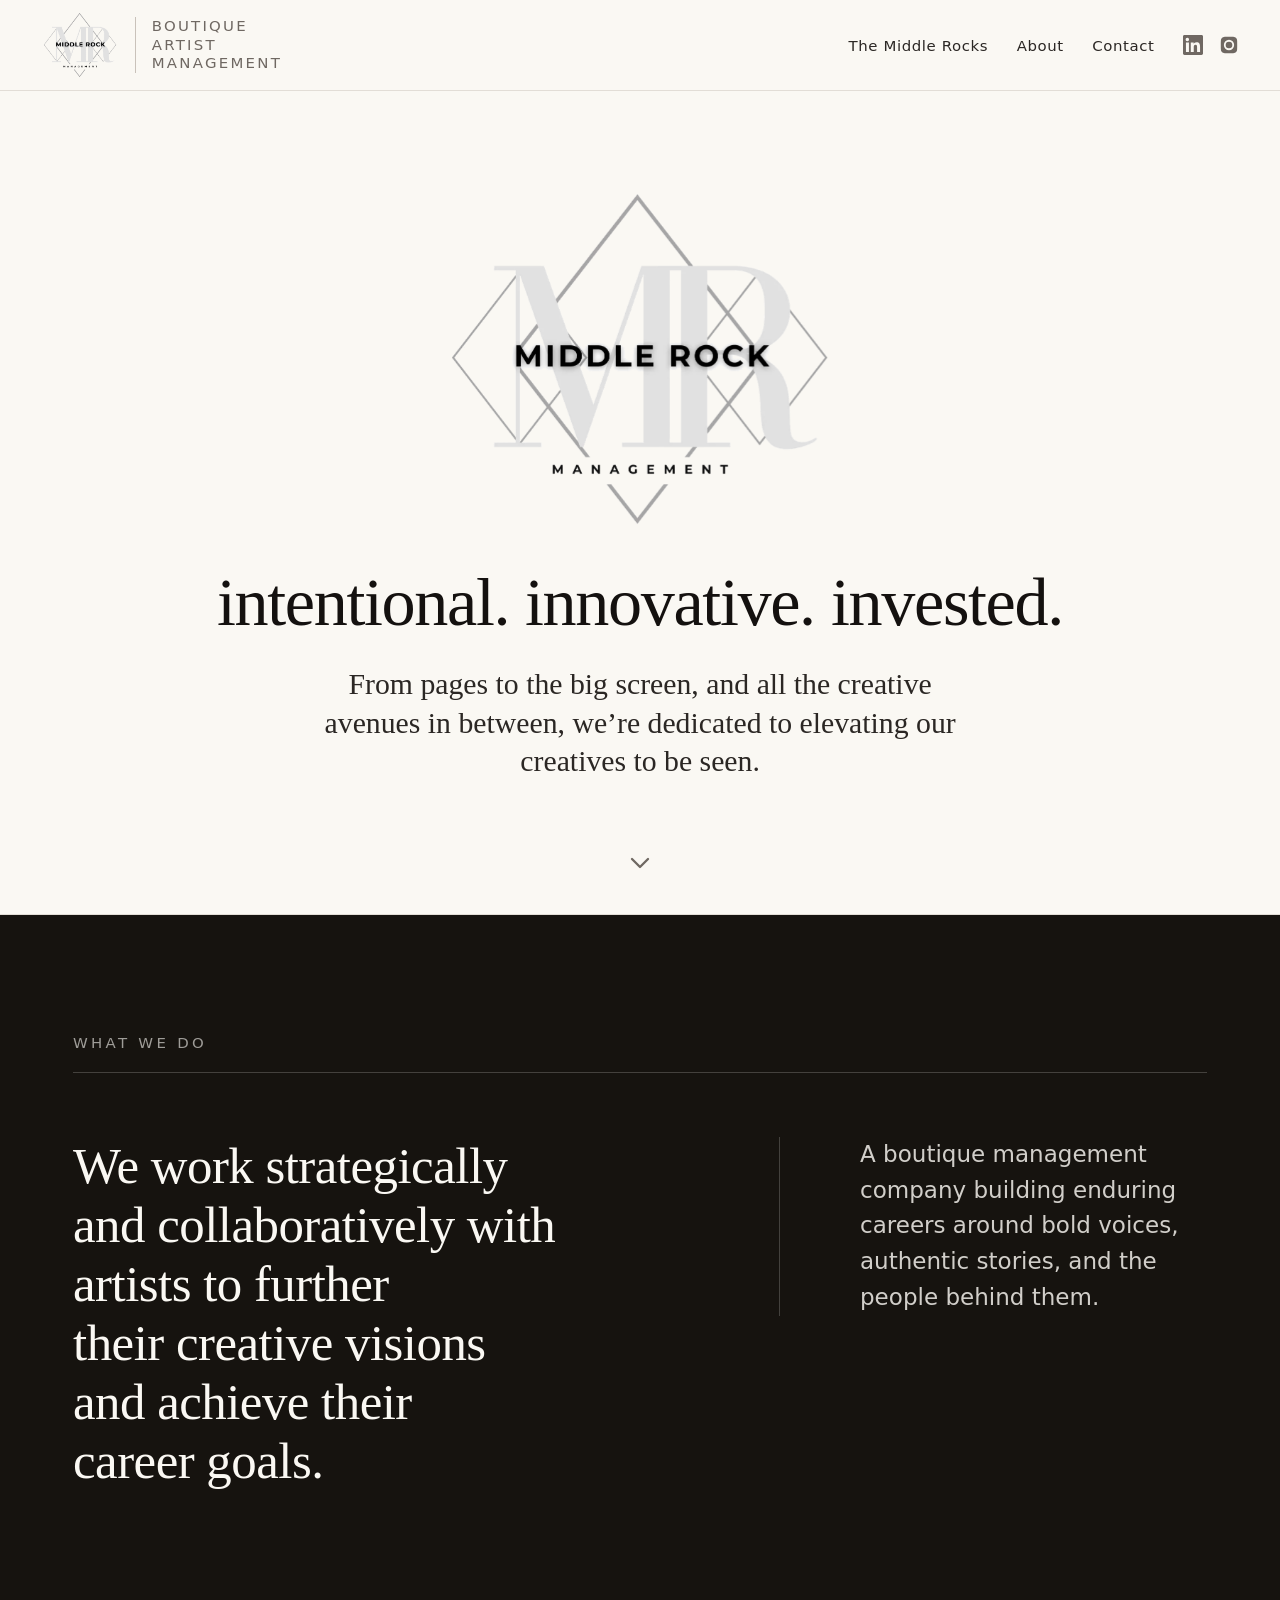
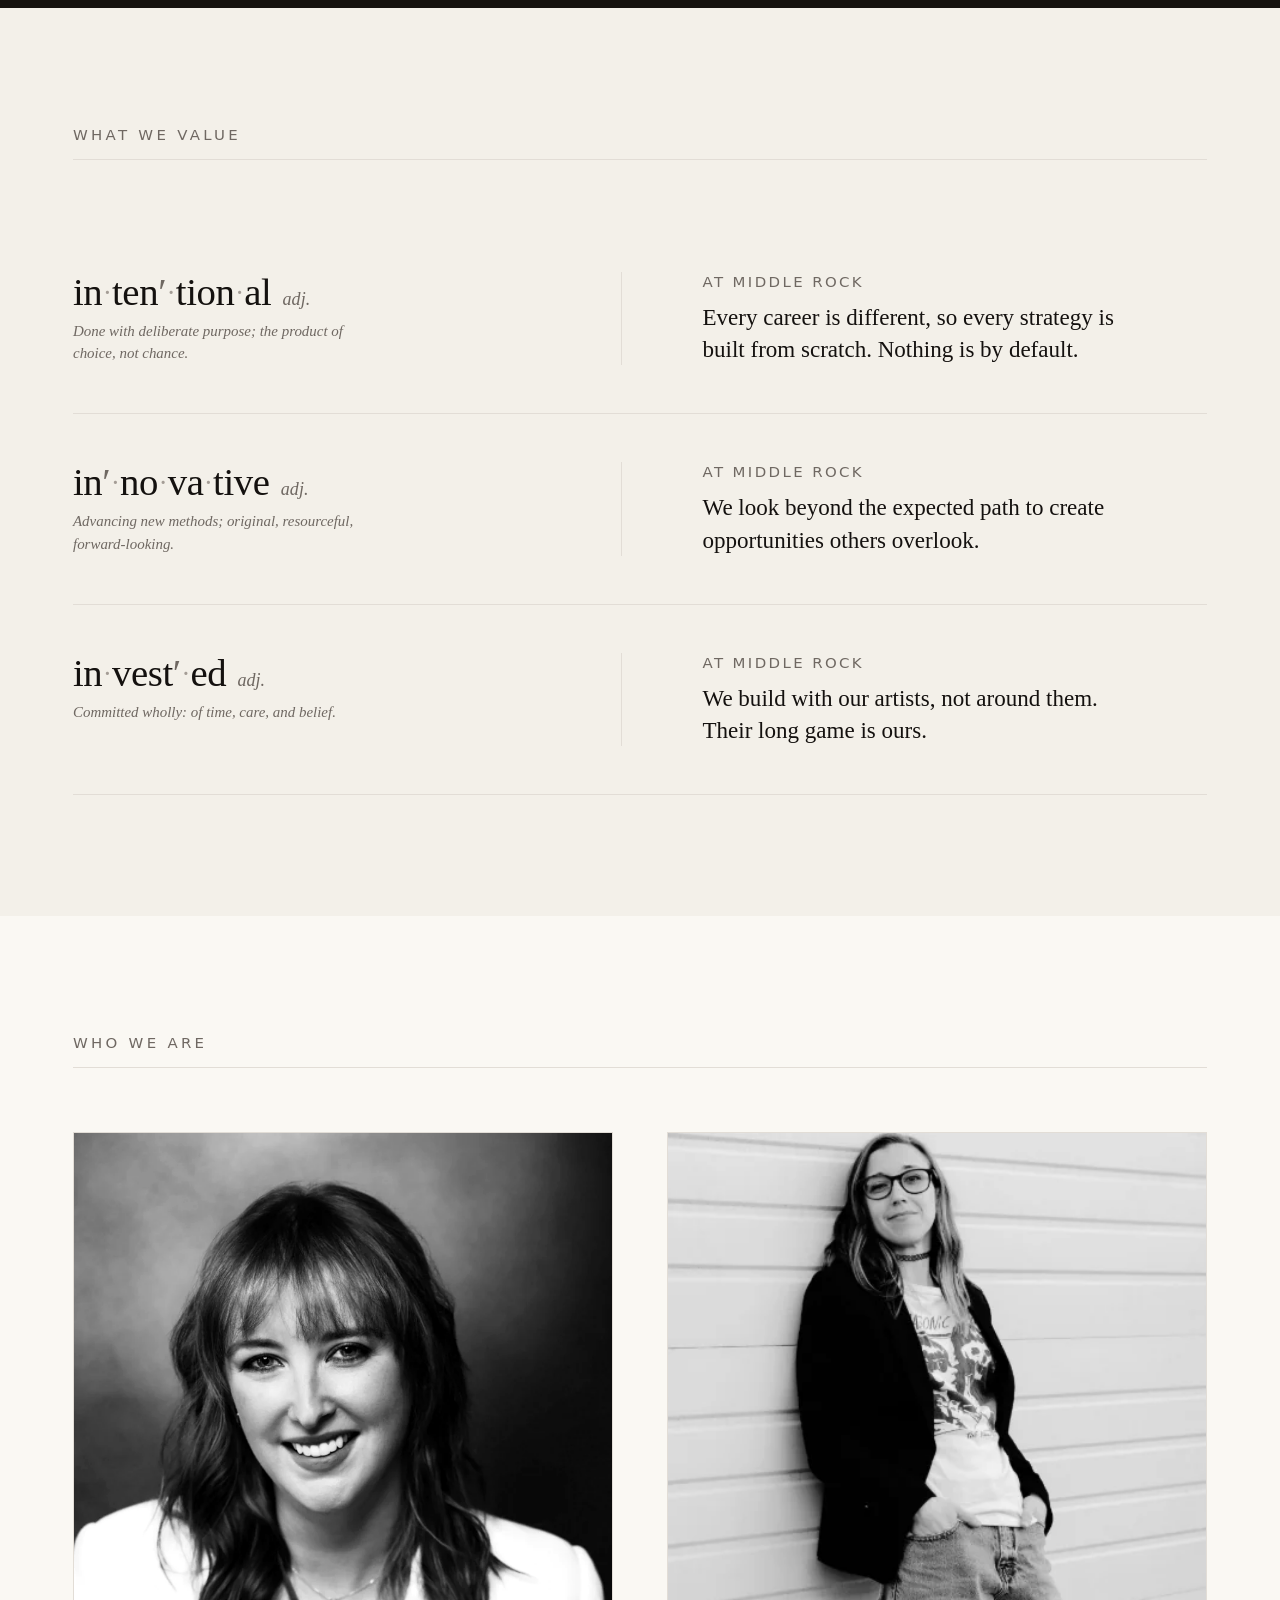
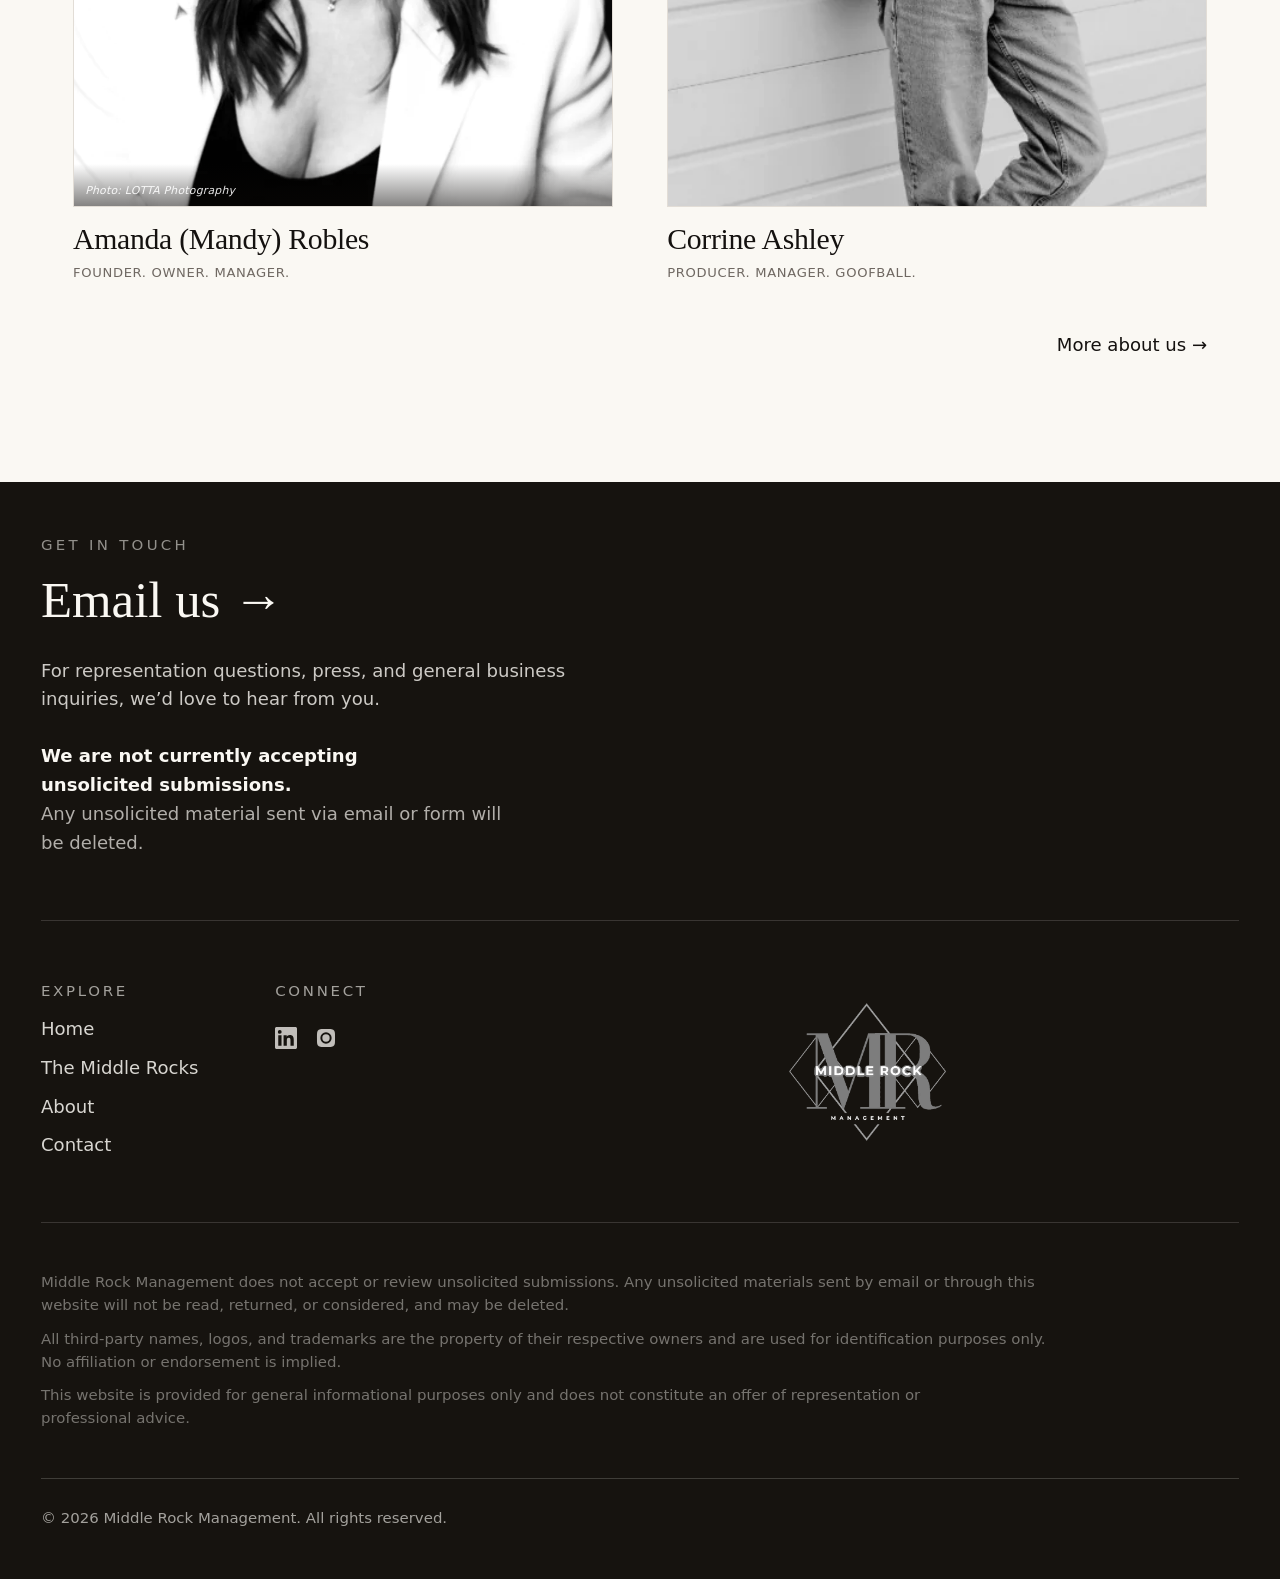
<file: index.html>
<!DOCTYPE html>
<html lang="en" class="no-js">
<head>
  <meta charset="UTF-8">
  <meta name="viewport" content="width=device-width, initial-scale=1">
  <title>Middle Rock Management · a boutique entertainment management company</title>
  <meta name="description" content="Middle Rock Management partners closely with artists to further their creative visions and career goals. Intentional. Innovative. Invested.">
  <link rel="canonical" href="https://www.middlerockmanagement.com/">

  <meta property="og:type" content="website">
  <meta property="og:site_name" content="Middle Rock Management">
  <meta property="og:title" content="Middle Rock Management">
  <meta property="og:description" content="A boutique entertainment management company. Intentional. Innovative. Invested.">
  <meta property="og:url" content="https://www.middlerockmanagement.com/">
  <meta property="og:image" content="https://www.middlerockmanagement.com/assets/brand/social-share.jpg">
  <meta property="og:image:alt" content="Middle Rock Management logo">
  <meta property="og:locale" content="en_US">
  <meta name="twitter:card" content="summary_large_image">
  <meta name="twitter:title" content="Middle Rock Management">
  <meta name="twitter:description" content="A boutique entertainment management company. Intentional. Innovative. Invested.">
  <meta name="twitter:image" content="https://www.middlerockmanagement.com/assets/brand/social-share.jpg">
  <meta name="twitter:image:alt" content="Middle Rock Management logo">

  <meta name="theme-color" content="#faf8f3">
  <link rel="icon" href="/assets/brand/favicon.svg" type="image/svg+xml">
  <link rel="icon" href="/favicon.ico" sizes="any">
  <link rel="apple-touch-icon" href="/assets/brand/apple-touch-icon.png">
  <link rel="manifest" href="/site.webmanifest">

  <!-- SCHEMA:START -->
<script type="application/ld+json">
{
  "@context": "https://schema.org",
  "@graph": [
    {
      "@type": "Organization",
      "@id": "https://www.middlerockmanagement.com/#organization",
      "name": "Middle Rock Management",
      "url": "https://www.middlerockmanagement.com/",
      "logo": "https://www.middlerockmanagement.com/assets/brand/middle-rock-management-logo.png",
      "image": "https://www.middlerockmanagement.com/assets/brand/social-share.jpg",
      "description": "A boutique entertainment management company representing writers, authors, producers, and creative teams.",
      "slogan": "intentional. innovative. invested.",
      "foundingDate": "2025",
      "sameAs": [
        "https://www.linkedin.com/company/middle-rock-management",
        "https://www.instagram.com/middlerockmgmt/"
      ]
    },
    {
      "@type": "WebSite",
      "@id": "https://www.middlerockmanagement.com/#website",
      "url": "https://www.middlerockmanagement.com/",
      "name": "Middle Rock Management",
      "publisher": {
        "@id": "https://www.middlerockmanagement.com/#organization"
      }
    }
  ]
}
  </script>
        <!-- SCHEMA:END -->

  <link rel="stylesheet" href="/css/base.css">
  <link rel="stylesheet" href="/css/components.css">
  <link rel="stylesheet" href="/css/pages.css">
  <script>document.documentElement.className = document.documentElement.className.replace('no-js', 'js');</script>
</head>
<body>
  <!-- HEADER:START -->
      <a class="skip-link" href="#main">Skip to content</a>
      <header class="site-header" data-header>
        <div class="container container--wide site-header__inner">
          <a class="masthead-brand" href="/" aria-label="Middle Rock Management home">
            <img class="brand__logo" src="/assets/brand/middle-rock-management-logo.webp" alt="Middle Rock Management" width="1141" height="1014">
            <span class="brand__descriptor">Boutique Artist Management</span>
          </a>
          <button class="nav-toggle" type="button" aria-expanded="false" aria-controls="primary-nav" aria-label="Open menu" data-nav-toggle>
            <svg class="icon-open" viewBox="0 0 24 24" fill="none" stroke="currentColor" stroke-width="1.5" aria-hidden="true"><path d="M3 6h18M3 12h18M3 18h18"/></svg>
            <svg class="icon-close" viewBox="0 0 24 24" fill="none" stroke="currentColor" stroke-width="1.5" aria-hidden="true"><path d="M6 6l12 12M18 6L6 18"/></svg>
          </button>
          <nav class="nav" id="primary-nav" aria-label="Primary" data-nav>
            <ul class="nav__list">
            <li><a class="nav__link" href="/the-middle-rocks/">The Middle Rocks</a></li>
            <li><a class="nav__link" href="/about/">About</a></li>
            <li><a class="nav__link" href="/contact/">Contact</a></li>
            </ul>
            <div class="nav__socials">
              <a href="https://www.linkedin.com/company/middle-rock-management" target="_blank" rel="noopener noreferrer" aria-label="Middle Rock Management on LinkedIn"><svg viewBox="0 0 24 24" fill="currentColor" aria-hidden="true"><path d="M20.45 20.45h-3.56v-5.57c0-1.33-.02-3.04-1.85-3.04-1.85 0-2.14 1.45-2.14 2.94v5.67H9.35V9h3.42v1.56h.05c.48-.9 1.64-1.85 3.37-1.85 3.6 0 4.27 2.37 4.27 5.46v6.28zM5.34 7.43a2.07 2.07 0 1 1 0-4.13 2.07 2.07 0 0 1 0 4.13zM7.12 20.45H3.55V9h3.57v11.45zM22.22 0H1.77C.79 0 0 .77 0 1.72v20.56C0 23.23.79 24 1.77 24h20.45c.98 0 1.78-.77 1.78-1.72V1.72C24 .77 23.2 0 22.22 0z"/></svg></a>
              <a href="https://www.instagram.com/middlerockmgmt/" target="_blank" rel="noopener noreferrer" aria-label="Middle Rock Management on Instagram"><svg viewBox="0 0 24 24" fill="currentColor" aria-hidden="true"><path d="M12 2.16c3.2 0 3.58.01 4.85.07 1.17.05 1.8.25 2.23.41.56.22.96.48 1.38.9.42.42.68.82.9 1.38.16.42.36 1.06.41 2.23.06 1.27.07 1.65.07 4.85s-.01 3.58-.07 4.85c-.05 1.17-.25 1.8-.41 2.23-.22.56-.48.96-.9 1.38-.42.42-.82.68-1.38.9-.42.16-1.06.36-2.23.41-1.27.06-1.65.07-4.85.07s-3.58-.01-4.85-.07c-1.17-.05-1.8-.25-2.23-.41a3.72 3.72 0 0 1-1.38-.9 3.72 3.72 0 0 1-.9-1.38c-.16-.42-.36-1.06-.41-2.23C2.17 15.58 2.16 15.2 2.16 12s.01-3.58.07-4.85c.05-1.17.25-1.8.41-2.23.22-.56.48-.96.9-1.38.42-.42.82-.68 1.38-.9.42-.16 1.06-.36 2.23-.41C8.42 2.17 8.8 2.16 12 2.16zm0 3.68a6.16 6.16 0 1 0 0 12.32 6.16 6.16 0 0 0 0-12.32zm0 10.16a4 4 0 1 1 0-8 4 4 0 0 1 0 8zm6.4-10.4a1.44 1.44 0 1 1-2.88 0 1.44 1.44 0 0 1 2.88 0z"/></svg></a>
            </div>
          </nav>
        </div>
      </header>
        <!-- HEADER:END -->

  <main id="main">

    <!-- ============================ HERO ============================ -->
    <section class="hero" aria-labelledby="hero-title">
      <div class="container hero__grid">
        <a class="hero__logo-link" href="/" aria-label="Middle Rock Management home" data-reveal>
          <img class="hero__logo" src="/assets/brand/middle-rock-management-logo.webp" alt="Middle Rock Management" width="1141" height="1014">
        </a>
        <h1 class="hero__tagline" id="hero-title">
          <span class="visually-hidden">Middle Rock Management, a boutique entertainment management company. </span>
          <span class="word" data-reveal>intentional.</span>
          <span class="word" data-reveal>innovative.</span>
          <span class="word" data-reveal>invested.</span>
        </h1>
        <p class="hero__lede" data-reveal>
          From pages to the big screen, and all the creative avenues in between,
          we&rsquo;re dedicated to elevating our creatives to be seen.
        </p>
        <a class="hero__scroll" href="#intro" aria-label="Scroll to content">
          <svg viewBox="0 0 24 24" fill="none" stroke="currentColor" stroke-width="1.75" stroke-linecap="round" stroke-linejoin="round" aria-hidden="true"><path d="M6 9l6 6 6-6"/></svg>
        </a>
      </div>
    </section>

    <!-- =========================== STATEMENT (What we do) ========== -->
    <section class="section--statement" id="intro" aria-labelledby="intro-title">
      <div class="container">
        <p class="eyebrow section-label">What we do</p>
        <div class="statement__grid">
          <p class="statement__lead" id="intro-title" data-reveal>
            We work strategically and collaboratively with artists to further their
            creative visions and achieve their career goals.
          </p>
          <div class="statement__body" data-reveal>
            <!-- [APPROVAL REQUIRED] Proposed elevated supporting line · flagged for Amanda. -->
            <p>
              A boutique management company building enduring careers around bold voices,
              authentic stories, and the people behind them.
            </p>
          </div>
        </div>
      </div>
    </section>

    <!-- =========================== VALUES ========================== -->
    <section class="section section--tint" aria-labelledby="values-title">
      <div class="container">
        <h2 class="eyebrow section-label" id="values-title">What we value</h2>
        <!-- [APPROVAL REQUIRED] Definitions + "at Middle Rock" glosses are proposed copy · flagged for Amanda. -->
        <!-- Desktop: full glossary (all shown). Mobile: accordion via js (main.js). -->
        <div class="lexicon" data-reveal>
          <div class="lex is-open">
            <button class="lex__summary" type="button" aria-expanded="true" aria-controls="lex-intentional">
              <span class="lex__headword">
                <span class="lex__word" aria-hidden="true">in<span class="lex__sep">&middot;</span>ten<span class="lex__stress">&prime;</span><span class="lex__sep">&middot;</span>tion<span class="lex__sep">&middot;</span>al</span>
                <span class="visually-hidden">intentional</span>
                <span class="lex__pos">adj.</span>
              </span>
              <span class="lex__toggle" aria-hidden="true"></span>
            </button>
            <div class="lex__panel" id="lex-intentional">
              <p class="lex__def">Done with deliberate purpose; the product of choice, not chance.</p>
              <p class="lex__mrm"><span class="lex__mrm-label">At Middle Rock</span> Every career is different, so every strategy is built from scratch. Nothing is by default.</p>
            </div>
          </div>

          <div class="lex">
            <button class="lex__summary" type="button" aria-expanded="false" aria-controls="lex-innovative">
              <span class="lex__headword">
                <span class="lex__word" aria-hidden="true">in<span class="lex__stress">&prime;</span><span class="lex__sep">&middot;</span>no<span class="lex__sep">&middot;</span>va<span class="lex__sep">&middot;</span>tive</span>
                <span class="visually-hidden">innovative</span>
                <span class="lex__pos">adj.</span>
              </span>
              <span class="lex__toggle" aria-hidden="true"></span>
            </button>
            <div class="lex__panel" id="lex-innovative">
              <p class="lex__def">Advancing new methods; original, resourceful, forward-looking.</p>
              <p class="lex__mrm"><span class="lex__mrm-label">At Middle Rock</span> We look beyond the expected path to create opportunities others overlook.</p>
            </div>
          </div>

          <div class="lex">
            <button class="lex__summary" type="button" aria-expanded="false" aria-controls="lex-invested">
              <span class="lex__headword">
                <span class="lex__word" aria-hidden="true">in<span class="lex__sep">&middot;</span>vest<span class="lex__stress">&prime;</span><span class="lex__sep">&middot;</span>ed</span>
                <span class="visually-hidden">invested</span>
                <span class="lex__pos">adj.</span>
              </span>
              <span class="lex__toggle" aria-hidden="true"></span>
            </button>
            <div class="lex__panel" id="lex-invested">
              <p class="lex__def">Committed wholly: of time, care, and belief.</p>
              <p class="lex__mrm"><span class="lex__mrm-label">At Middle Rock</span> We build with our artists, not around them. Their long game is ours.</p>
            </div>
          </div>
        </div>
      </div>
    </section>

    <!-- ====== SELECTED ROSTER · shown only when OPTIONS.showHomeRoster = true in build.js ====== -->
    <!-- HOME_ROSTER:START -->

        <!-- HOME_ROSTER:END -->

    <!-- ======================= TEAM PREVIEW ======================== -->
    <section class="section" aria-labelledby="team-title">
      <div class="container">
        <h2 class="eyebrow section-label" id="team-title">Who we are</h2>
        <div class="team-preview__grid" data-reveal>
          <!-- TEAM_PREVIEW:START -->
        <article class="mini-member">
          <div class="img-window ratio-4-5 img-mono mini-member__media">
            <img src="/assets/images/placeholders/amanda-robles.webp" alt="Portrait of Amanda (Mandy) Robles" width="640" height="800" loading="lazy" decoding="async">
            <span class="photo-credit">Photo: LOTTA Photography</span>
          </div>
          <h3 class="mini-member__name">Amanda (Mandy) Robles</h3>
          <p class="mini-member__role">Founder. Owner. Manager.</p>
        </article>
        <article class="mini-member">
          <div class="img-window ratio-4-5 img-mono mini-member__media">
            <img src="/assets/images/placeholders/corrine-ashley.webp" alt="Portrait of Corrine Ashley" width="640" height="800" loading="lazy" decoding="async">
          </div>
          <h3 class="mini-member__name">Corrine Ashley</h3>
          <p class="mini-member__role">Producer. Manager. Goofball.</p>
        </article>
        <!-- TEAM_PREVIEW:END -->
        </div>
        <div class="team-preview__more">
          <a class="link-underline" href="/about/">More about us &rarr;</a>
        </div>
      </div>
    </section>

  </main>

  <footer class="site-footer">
    <!-- FOOTER:START -->
      <div class="container container--wide footer__inner">

        <div class="footer__cta">
          <div class="footer__cta-text">
            <p class="eyebrow footer__cta-eyebrow">Get in touch</p>
            <a class="footer__email" data-e-user="info" data-e-domain="middlerockmanagement.com" href="/contact/">Email us <span class="footer__email-arrow" aria-hidden="true">&rarr;</span></a>
            <p class="footer__cta-deck">For representation questions, press, and general business inquiries, we&rsquo;d love to hear from you.</p>
            <p class="footer__policy"><strong>We are not currently accepting unsolicited submissions.</strong><br>Any unsolicited material sent via email or form will be deleted.</p>
          </div>
        </div>

        <div class="footer-grid">
          <div class="footer-nav">
          <nav class="footer__col" aria-label="Explore">
            <h2>Explore</h2>
            <ul>
              <li><a href="/">Home</a></li>
              <li><a href="/the-middle-rocks/">The Middle Rocks</a></li>
              <li><a href="/about/">About</a></li>
              <li><a href="/contact/">Contact</a></li>
            </ul>
          </nav>
          <div class="footer__col">
            <h2>Connect</h2>
            <div class="footer__socials">
              <a href="https://www.linkedin.com/company/middle-rock-management" target="_blank" rel="noopener noreferrer" aria-label="Middle Rock Management on LinkedIn"><svg viewBox="0 0 24 24" fill="currentColor" aria-hidden="true"><path d="M20.45 20.45h-3.56v-5.57c0-1.33-.02-3.04-1.85-3.04-1.85 0-2.14 1.45-2.14 2.94v5.67H9.35V9h3.42v1.56h.05c.48-.9 1.64-1.85 3.37-1.85 3.6 0 4.27 2.37 4.27 5.46v6.28zM5.34 7.43a2.07 2.07 0 1 1 0-4.13 2.07 2.07 0 0 1 0 4.13zM7.12 20.45H3.55V9h3.57v11.45zM22.22 0H1.77C.79 0 0 .77 0 1.72v20.56C0 23.23.79 24 1.77 24h20.45c.98 0 1.78-.77 1.78-1.72V1.72C24 .77 23.2 0 22.22 0z"/></svg></a>
              <a href="https://www.instagram.com/middlerockmgmt/" target="_blank" rel="noopener noreferrer" aria-label="Middle Rock Management on Instagram"><svg viewBox="0 0 24 24" fill="currentColor" aria-hidden="true"><path d="M12 2.16c3.2 0 3.58.01 4.85.07 1.17.05 1.8.25 2.23.41.56.22.96.48 1.38.9.42.42.68.82.9 1.38.16.42.36 1.06.41 2.23.06 1.27.07 1.65.07 4.85s-.01 3.58-.07 4.85c-.05 1.17-.25 1.8-.41 2.23-.22.56-.48.96-.9 1.38-.42.42-.82.68-1.38.9-.42.16-1.06.36-2.23.41-1.27.06-1.65.07-4.85.07s-3.58-.01-4.85-.07c-1.17-.05-1.8-.25-2.23-.41a3.72 3.72 0 0 1-1.38-.9 3.72 3.72 0 0 1-.9-1.38c-.16-.42-.36-1.06-.41-2.23C2.17 15.58 2.16 15.2 2.16 12s.01-3.58.07-4.85c.05-1.17.25-1.8.41-2.23.22-.56.48-.96.9-1.38.42-.42.82-.68 1.38-.9.42-.16 1.06-.36 2.23-.41C8.42 2.17 8.8 2.16 12 2.16zm0 3.68a6.16 6.16 0 1 0 0 12.32 6.16 6.16 0 0 0 0-12.32zm0 10.16a4 4 0 1 1 0-8 4 4 0 0 1 0 8zm6.4-10.4a1.44 1.44 0 1 1-2.88 0 1.44 1.44 0 0 1 2.88 0z"/></svg></a>
            </div>
          </div>
          </div>
          <a class="footer__logo-link" href="/" aria-label="Middle Rock Management home">
            <img class="footer__logo" src="/assets/brand/middle-rock-management-logo-light.webp" alt="Middle Rock Management" width="1141" height="1014">
          </a>
        </div>

        <div class="footer__legal">
          <!-- [APPROVAL REQUIRED] Placeholder legal text - please have Amanda / counsel review before launch. -->
          <p>Middle Rock Management does not accept or review unsolicited submissions. Any unsolicited materials sent by email or through this website will not be read, returned, or considered, and may be deleted.</p>
          <p>All third-party names, logos, and trademarks are the property of their respective owners and are used for identification purposes only. No affiliation or endorsement is implied.</p>
          <p>This website is provided for general informational purposes only and does not constitute an offer of representation or professional advice.</p>
        </div>

        <div class="footer__bottom">
          <p>&copy; <span data-year>2026</span> Middle Rock Management. All rights reserved.</p>
        </div>
      </div>

      <button class="to-top" type="button" data-to-top aria-label="Back to top">
        <svg viewBox="0 0 24 24" fill="none" stroke="currentColor" stroke-width="1.75" stroke-linecap="round" stroke-linejoin="round" aria-hidden="true"><path d="M18 15l-6-6-6 6"/></svg>
      </button>
        <!-- FOOTER:END -->
  </footer>

  <script src="/js/main.js" defer></script>
</body>
</html>
</file>
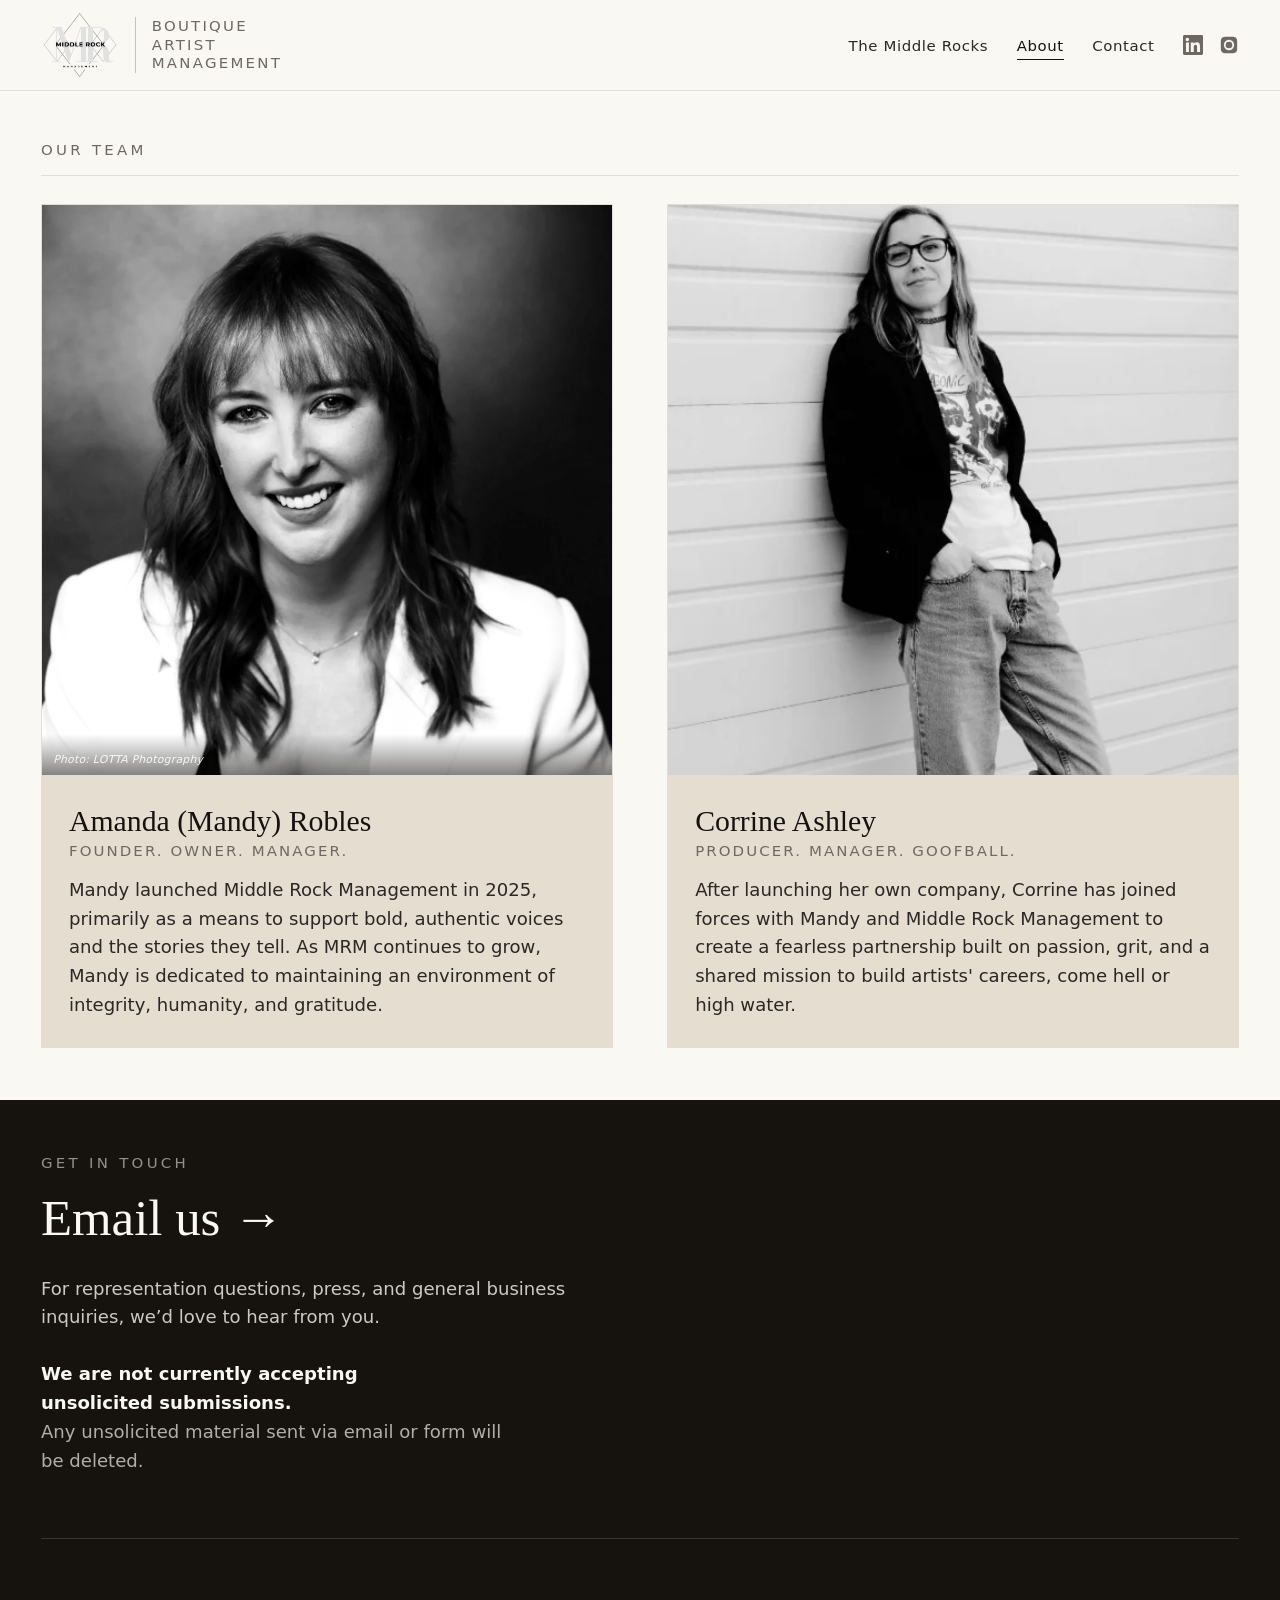
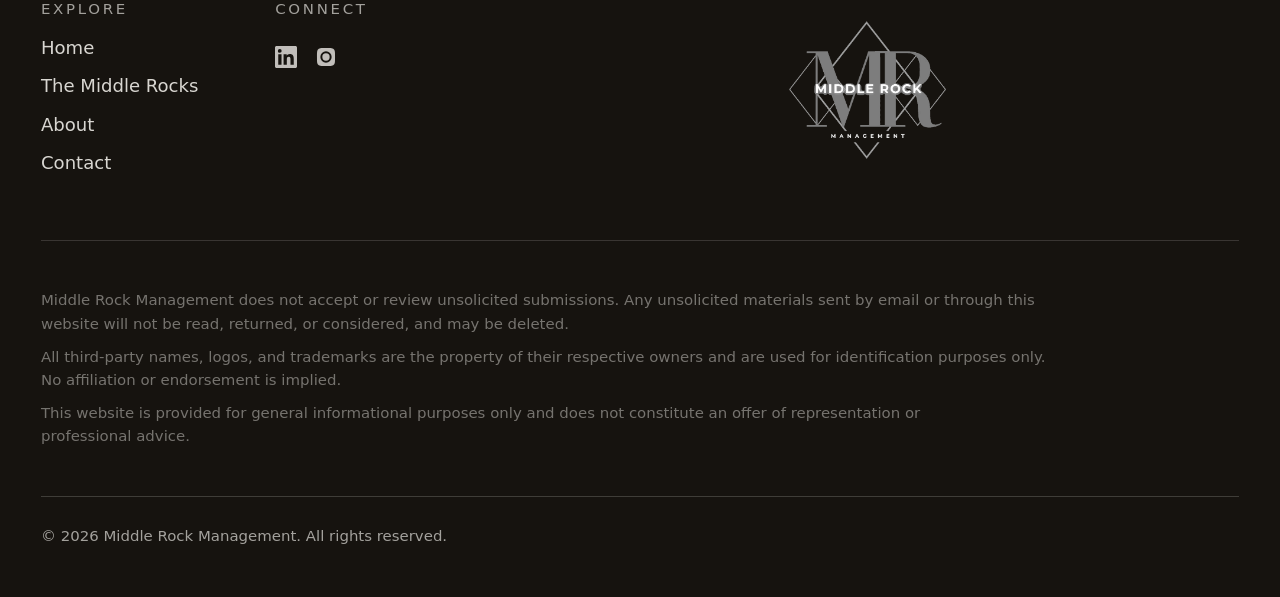
<file: about/index.html>
<!DOCTYPE html>
<html lang="en" class="no-js">
<head>
  <meta charset="UTF-8">
  <meta name="viewport" content="width=device-width, initial-scale=1">
  <title>About · Middle Rock Management</title>
  <meta name="description" content="Middle Rock Management is an intentionally boutique, relationship-driven entertainment management company. Meet founder Amanda (Mandy) Robles and Corrine Ashley.">
  <link rel="canonical" href="https://www.middlerockmanagement.com/about/">

  <meta property="og:type" content="website">
  <meta property="og:site_name" content="Middle Rock Management">
  <meta property="og:title" content="About · Middle Rock Management">
  <meta property="og:description" content="An intentionally boutique, relationship-driven entertainment management company. Meet Amanda (Mandy) Robles and Corrine Ashley.">
  <meta property="og:url" content="https://www.middlerockmanagement.com/about/">
  <meta property="og:image" content="https://www.middlerockmanagement.com/assets/brand/social-share.jpg">
  <meta property="og:image:alt" content="Middle Rock Management logo">
  <meta property="og:locale" content="en_US">
  <meta name="twitter:card" content="summary_large_image">
  <meta name="twitter:title" content="About · Middle Rock Management">
  <meta name="twitter:description" content="An intentionally boutique, relationship-driven entertainment management company.">
  <meta name="twitter:image" content="https://www.middlerockmanagement.com/assets/brand/social-share.jpg">
  <meta name="twitter:image:alt" content="Middle Rock Management logo">

  <meta name="theme-color" content="#faf8f3">
  <link rel="icon" href="/assets/brand/favicon.svg" type="image/svg+xml">
  <link rel="icon" href="/favicon.ico" sizes="any">
  <link rel="apple-touch-icon" href="/assets/brand/apple-touch-icon.png">
  <link rel="manifest" href="/site.webmanifest">

  <!-- SCHEMA:START -->
<script type="application/ld+json">
{
  "@context": "https://schema.org",
  "@graph": [
    {
      "@type": "BreadcrumbList",
      "itemListElement": [
        {
          "@type": "ListItem",
          "position": 1,
          "name": "Home",
          "item": "https://www.middlerockmanagement.com/"
        },
        {
          "@type": "ListItem",
          "position": 2,
          "name": "About",
          "item": "https://www.middlerockmanagement.com/about/"
        }
      ]
    },
    {
      "@type": "Person",
      "name": "Amanda (Mandy) Robles",
      "jobTitle": "Founder, Owner, Manager",
      "image": "https://www.middlerockmanagement.com/assets/images/placeholders/amanda-robles.webp",
      "worksFor": {
        "@id": "https://www.middlerockmanagement.com/#organization"
      }
    },
    {
      "@type": "Person",
      "name": "Corrine Ashley",
      "jobTitle": "Producer, Manager, Goofball",
      "image": "https://www.middlerockmanagement.com/assets/images/placeholders/corrine-ashley.webp",
      "worksFor": {
        "@id": "https://www.middlerockmanagement.com/#organization"
      }
    }
  ]
}
  </script>
        <!-- SCHEMA:END -->

  <link rel="stylesheet" href="/css/base.css">
  <link rel="stylesheet" href="/css/components.css">
  <link rel="stylesheet" href="/css/pages.css">
  <script>document.documentElement.className = document.documentElement.className.replace('no-js', 'js');</script>
</head>
<body>
  <!-- HEADER:START -->
      <a class="skip-link" href="#main">Skip to content</a>
      <header class="site-header" data-header>
        <div class="container container--wide site-header__inner">
          <a class="masthead-brand" href="/" aria-label="Middle Rock Management home">
            <img class="brand__logo" src="/assets/brand/middle-rock-management-logo.webp" alt="Middle Rock Management" width="1141" height="1014">
            <span class="brand__descriptor">Boutique Artist Management</span>
          </a>
          <button class="nav-toggle" type="button" aria-expanded="false" aria-controls="primary-nav" aria-label="Open menu" data-nav-toggle>
            <svg class="icon-open" viewBox="0 0 24 24" fill="none" stroke="currentColor" stroke-width="1.5" aria-hidden="true"><path d="M3 6h18M3 12h18M3 18h18"/></svg>
            <svg class="icon-close" viewBox="0 0 24 24" fill="none" stroke="currentColor" stroke-width="1.5" aria-hidden="true"><path d="M6 6l12 12M18 6L6 18"/></svg>
          </button>
          <nav class="nav" id="primary-nav" aria-label="Primary" data-nav>
            <ul class="nav__list">
            <li><a class="nav__link" href="/the-middle-rocks/">The Middle Rocks</a></li>
            <li><a class="nav__link" href="/about/" aria-current="page">About</a></li>
            <li><a class="nav__link" href="/contact/">Contact</a></li>
            </ul>
            <div class="nav__socials">
              <a href="https://www.linkedin.com/company/middle-rock-management" target="_blank" rel="noopener noreferrer" aria-label="Middle Rock Management on LinkedIn"><svg viewBox="0 0 24 24" fill="currentColor" aria-hidden="true"><path d="M20.45 20.45h-3.56v-5.57c0-1.33-.02-3.04-1.85-3.04-1.85 0-2.14 1.45-2.14 2.94v5.67H9.35V9h3.42v1.56h.05c.48-.9 1.64-1.85 3.37-1.85 3.6 0 4.27 2.37 4.27 5.46v6.28zM5.34 7.43a2.07 2.07 0 1 1 0-4.13 2.07 2.07 0 0 1 0 4.13zM7.12 20.45H3.55V9h3.57v11.45zM22.22 0H1.77C.79 0 0 .77 0 1.72v20.56C0 23.23.79 24 1.77 24h20.45c.98 0 1.78-.77 1.78-1.72V1.72C24 .77 23.2 0 22.22 0z"/></svg></a>
              <a href="https://www.instagram.com/middlerockmgmt/" target="_blank" rel="noopener noreferrer" aria-label="Middle Rock Management on Instagram"><svg viewBox="0 0 24 24" fill="currentColor" aria-hidden="true"><path d="M12 2.16c3.2 0 3.58.01 4.85.07 1.17.05 1.8.25 2.23.41.56.22.96.48 1.38.9.42.42.68.82.9 1.38.16.42.36 1.06.41 2.23.06 1.27.07 1.65.07 4.85s-.01 3.58-.07 4.85c-.05 1.17-.25 1.8-.41 2.23-.22.56-.48.96-.9 1.38-.42.42-.82.68-1.38.9-.42.16-1.06.36-2.23.41-1.27.06-1.65.07-4.85.07s-3.58-.01-4.85-.07c-1.17-.05-1.8-.25-2.23-.41a3.72 3.72 0 0 1-1.38-.9 3.72 3.72 0 0 1-.9-1.38c-.16-.42-.36-1.06-.41-2.23C2.17 15.58 2.16 15.2 2.16 12s.01-3.58.07-4.85c.05-1.17.25-1.8.41-2.23.22-.56.48-.96.9-1.38.42-.42.82-.68 1.38-.9.42-.16 1.06-.36 2.23-.41C8.42 2.17 8.8 2.16 12 2.16zm0 3.68a6.16 6.16 0 1 0 0 12.32 6.16 6.16 0 0 0 0-12.32zm0 10.16a4 4 0 1 1 0-8 4 4 0 0 1 0 8zm6.4-10.4a1.44 1.44 0 1 1-2.88 0 1.44 1.44 0 0 1 2.88 0z"/></svg></a>
            </div>
          </nav>
        </div>
      </header>
        <!-- HEADER:END -->

  <main id="main">

    <section class="section about-team" aria-labelledby="team-heading">
      <div class="container container--wide">
      <h1 class="eyebrow section-label" id="team-heading">Our team</h1>
      <div class="team-grid">
        <!-- TEAM:START -->
        <article class="team-member" id="amanda-robles" data-team-member>
          <h3 class="team-member__head">
            <button class="team-member__summary" type="button" aria-expanded="true" aria-controls="tm-amanda-robles">
              <span class="team-member__thumb img-mono" aria-hidden="true"><img src="/assets/images/placeholders/amanda-robles.webp" alt="" width="220" height="275" loading="lazy" decoding="async"></span>
              <span class="team-member__id">
                <span class="team-member__name">Amanda (Mandy) Robles</span>
                <span class="team-member__role">Founder. Owner. Manager.</span>
              </span>
              <span class="team-member__chev" aria-hidden="true"><svg viewBox="0 0 24 24" fill="none" stroke="currentColor" stroke-width="1.75" stroke-linecap="round" stroke-linejoin="round"><path d="M6 9l6 6 6-6"/></svg></span>
            </button>
          </h3>
          <div class="team-member__detail" id="tm-amanda-robles">
            <div class="team-member__media">
              <div class="img-window img-mono">
                <img src="/assets/images/placeholders/amanda-robles.webp" alt="Portrait of Amanda (Mandy) Robles" width="600" height="800" loading="lazy" decoding="async">
                <span class="photo-credit">Photo: LOTTA Photography</span>
              </div>
            </div>
            <div class="team-member__copy">
              <p class="team-member__bio">Mandy launched Middle Rock Management in 2025, primarily as a means to support bold, authentic voices and the stories they tell. As MRM continues to grow, Mandy is dedicated to maintaining an environment of integrity, humanity, and gratitude.</p>
            </div>
          </div>
        </article>
        <article class="team-member" id="corrine-ashley" data-team-member>
          <h3 class="team-member__head">
            <button class="team-member__summary" type="button" aria-expanded="true" aria-controls="tm-corrine-ashley">
              <span class="team-member__thumb img-mono" aria-hidden="true"><img src="/assets/images/placeholders/corrine-ashley.webp" alt="" width="220" height="275" loading="lazy" decoding="async"></span>
              <span class="team-member__id">
                <span class="team-member__name">Corrine Ashley</span>
                <span class="team-member__role">Producer. Manager. Goofball.</span>
              </span>
              <span class="team-member__chev" aria-hidden="true"><svg viewBox="0 0 24 24" fill="none" stroke="currentColor" stroke-width="1.75" stroke-linecap="round" stroke-linejoin="round"><path d="M6 9l6 6 6-6"/></svg></span>
            </button>
          </h3>
          <div class="team-member__detail" id="tm-corrine-ashley">
            <div class="team-member__media">
              <div class="img-window img-mono">
                <img src="/assets/images/placeholders/corrine-ashley.webp" alt="Portrait of Corrine Ashley" width="600" height="800" loading="lazy" decoding="async">
              </div>
            </div>
            <div class="team-member__copy">
              <p class="team-member__bio">After launching her own company, Corrine has joined forces with Mandy and Middle Rock Management to create a fearless partnership built on passion, grit, and a shared mission to build artists' careers, come hell or high water.</p>
            </div>
          </div>
        </article>
        <!-- TEAM:END -->
      </div>
      </div>
    </section>

  </main>

  <footer class="site-footer">
    <!-- FOOTER:START -->
      <div class="container container--wide footer__inner">

        <div class="footer__cta">
          <div class="footer__cta-text">
            <p class="eyebrow footer__cta-eyebrow">Get in touch</p>
            <a class="footer__email" data-e-user="info" data-e-domain="middlerockmanagement.com" href="/contact/">Email us <span class="footer__email-arrow" aria-hidden="true">&rarr;</span></a>
            <p class="footer__cta-deck">For representation questions, press, and general business inquiries, we&rsquo;d love to hear from you.</p>
            <p class="footer__policy"><strong>We are not currently accepting unsolicited submissions.</strong><br>Any unsolicited material sent via email or form will be deleted.</p>
          </div>
        </div>

        <div class="footer-grid">
          <div class="footer-nav">
          <nav class="footer__col" aria-label="Explore">
            <h2>Explore</h2>
            <ul>
              <li><a href="/">Home</a></li>
              <li><a href="/the-middle-rocks/">The Middle Rocks</a></li>
              <li><a href="/about/">About</a></li>
              <li><a href="/contact/">Contact</a></li>
            </ul>
          </nav>
          <div class="footer__col">
            <h2>Connect</h2>
            <div class="footer__socials">
              <a href="https://www.linkedin.com/company/middle-rock-management" target="_blank" rel="noopener noreferrer" aria-label="Middle Rock Management on LinkedIn"><svg viewBox="0 0 24 24" fill="currentColor" aria-hidden="true"><path d="M20.45 20.45h-3.56v-5.57c0-1.33-.02-3.04-1.85-3.04-1.85 0-2.14 1.45-2.14 2.94v5.67H9.35V9h3.42v1.56h.05c.48-.9 1.64-1.85 3.37-1.85 3.6 0 4.27 2.37 4.27 5.46v6.28zM5.34 7.43a2.07 2.07 0 1 1 0-4.13 2.07 2.07 0 0 1 0 4.13zM7.12 20.45H3.55V9h3.57v11.45zM22.22 0H1.77C.79 0 0 .77 0 1.72v20.56C0 23.23.79 24 1.77 24h20.45c.98 0 1.78-.77 1.78-1.72V1.72C24 .77 23.2 0 22.22 0z"/></svg></a>
              <a href="https://www.instagram.com/middlerockmgmt/" target="_blank" rel="noopener noreferrer" aria-label="Middle Rock Management on Instagram"><svg viewBox="0 0 24 24" fill="currentColor" aria-hidden="true"><path d="M12 2.16c3.2 0 3.58.01 4.85.07 1.17.05 1.8.25 2.23.41.56.22.96.48 1.38.9.42.42.68.82.9 1.38.16.42.36 1.06.41 2.23.06 1.27.07 1.65.07 4.85s-.01 3.58-.07 4.85c-.05 1.17-.25 1.8-.41 2.23-.22.56-.48.96-.9 1.38-.42.42-.82.68-1.38.9-.42.16-1.06.36-2.23.41-1.27.06-1.65.07-4.85.07s-3.58-.01-4.85-.07c-1.17-.05-1.8-.25-2.23-.41a3.72 3.72 0 0 1-1.38-.9 3.72 3.72 0 0 1-.9-1.38c-.16-.42-.36-1.06-.41-2.23C2.17 15.58 2.16 15.2 2.16 12s.01-3.58.07-4.85c.05-1.17.25-1.8.41-2.23.22-.56.48-.96.9-1.38.42-.42.82-.68 1.38-.9.42-.16 1.06-.36 2.23-.41C8.42 2.17 8.8 2.16 12 2.16zm0 3.68a6.16 6.16 0 1 0 0 12.32 6.16 6.16 0 0 0 0-12.32zm0 10.16a4 4 0 1 1 0-8 4 4 0 0 1 0 8zm6.4-10.4a1.44 1.44 0 1 1-2.88 0 1.44 1.44 0 0 1 2.88 0z"/></svg></a>
            </div>
          </div>
          </div>
          <a class="footer__logo-link" href="/" aria-label="Middle Rock Management home">
            <img class="footer__logo" src="/assets/brand/middle-rock-management-logo-light.webp" alt="Middle Rock Management" width="1141" height="1014">
          </a>
        </div>

        <div class="footer__legal">
          <!-- [APPROVAL REQUIRED] Placeholder legal text - please have Amanda / counsel review before launch. -->
          <p>Middle Rock Management does not accept or review unsolicited submissions. Any unsolicited materials sent by email or through this website will not be read, returned, or considered, and may be deleted.</p>
          <p>All third-party names, logos, and trademarks are the property of their respective owners and are used for identification purposes only. No affiliation or endorsement is implied.</p>
          <p>This website is provided for general informational purposes only and does not constitute an offer of representation or professional advice.</p>
        </div>

        <div class="footer__bottom">
          <p>&copy; <span data-year>2026</span> Middle Rock Management. All rights reserved.</p>
        </div>
      </div>

      <button class="to-top" type="button" data-to-top aria-label="Back to top">
        <svg viewBox="0 0 24 24" fill="none" stroke="currentColor" stroke-width="1.75" stroke-linecap="round" stroke-linejoin="round" aria-hidden="true"><path d="M18 15l-6-6-6 6"/></svg>
      </button>
        <!-- FOOTER:END -->
  </footer>

  <script src="/js/main.js" defer></script>
</body>
</html>
</file>
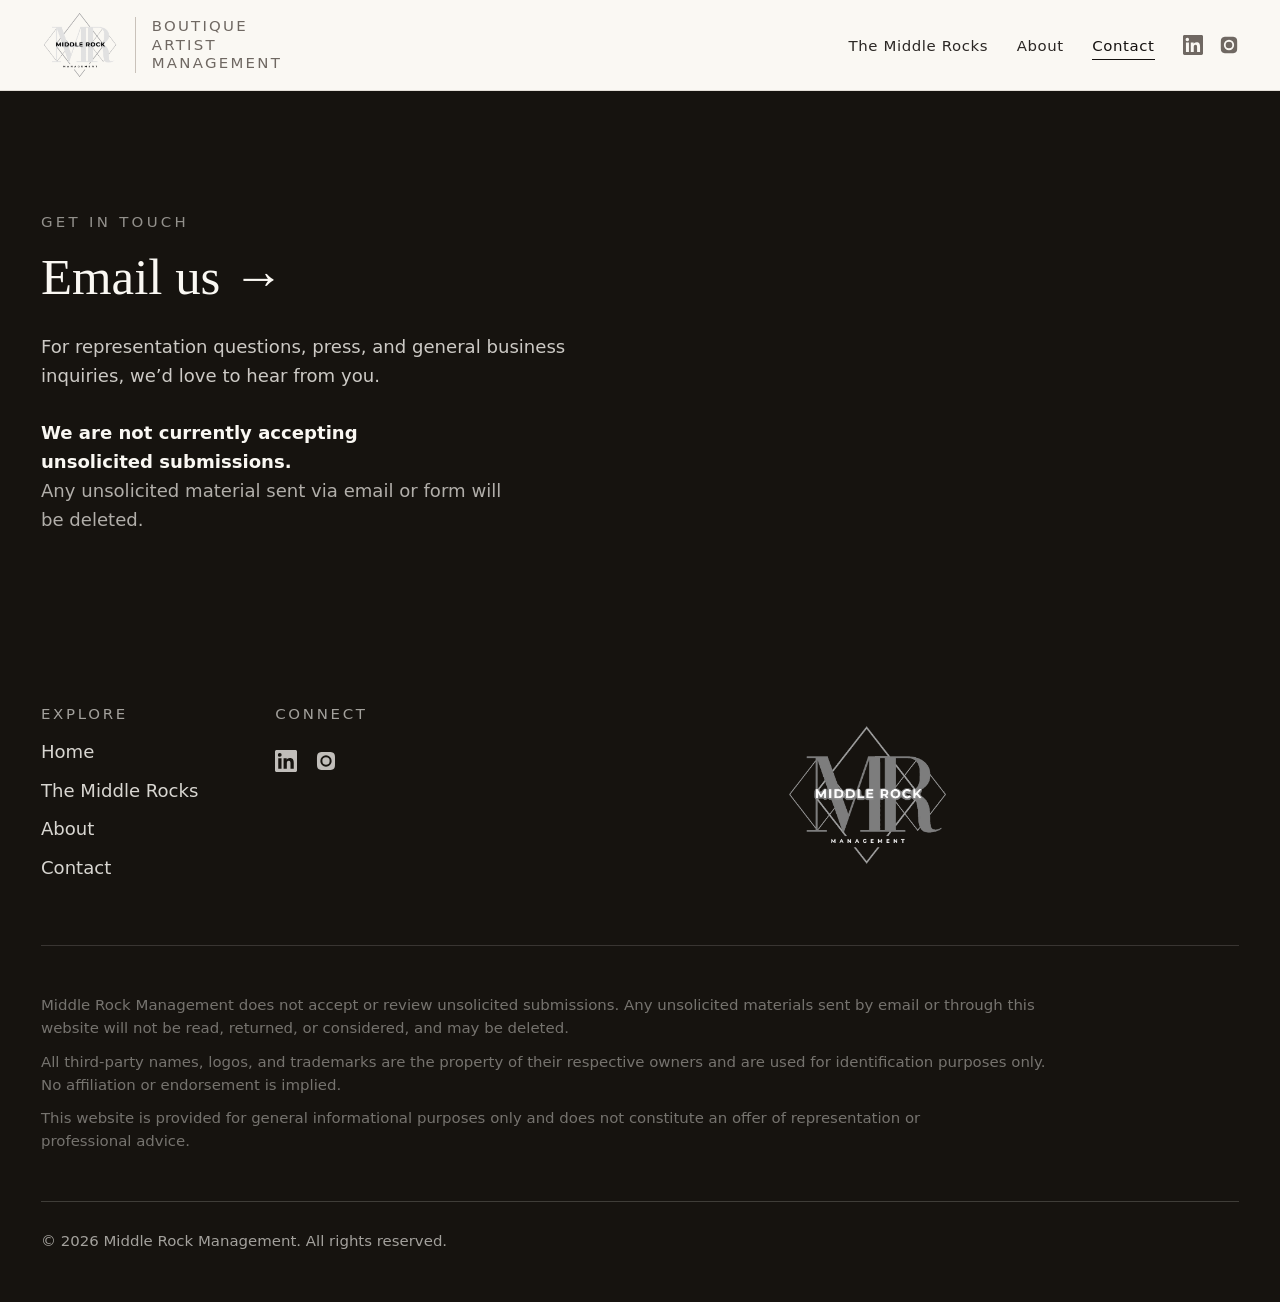
<file: contact/index.html>
<!DOCTYPE html>
<html lang="en" class="no-js">
<head>
  <meta charset="UTF-8">
  <meta name="viewport" content="width=device-width, initial-scale=1">
  <title>Contact · Middle Rock Management</title>
  <meta name="description" content="Get in touch with Middle Rock Management. We are not currently accepting unsolicited submissions.">
  <link rel="canonical" href="https://www.middlerockmanagement.com/contact/">

  <meta property="og:type" content="website">
  <meta property="og:site_name" content="Middle Rock Management">
  <meta property="og:title" content="Contact · Middle Rock Management">
  <meta property="og:description" content="Get in touch with Middle Rock Management. We are not currently accepting unsolicited submissions.">
  <meta property="og:url" content="https://www.middlerockmanagement.com/contact/">
  <meta property="og:image" content="https://www.middlerockmanagement.com/assets/brand/social-share.jpg">
  <meta property="og:image:alt" content="Middle Rock Management logo">
  <meta property="og:locale" content="en_US">
  <meta name="twitter:card" content="summary_large_image">
  <meta name="twitter:title" content="Contact · Middle Rock Management">
  <meta name="twitter:description" content="Get in touch with Middle Rock Management. We are not currently accepting unsolicited submissions.">
  <meta name="twitter:image" content="https://www.middlerockmanagement.com/assets/brand/social-share.jpg">
  <meta name="twitter:image:alt" content="Middle Rock Management logo">

  <meta name="theme-color" content="#faf8f3">
  <link rel="icon" href="/assets/brand/favicon.svg" type="image/svg+xml">
  <link rel="icon" href="/favicon.ico" sizes="any">
  <link rel="apple-touch-icon" href="/assets/brand/apple-touch-icon.png">
  <link rel="manifest" href="/site.webmanifest">

  <!-- SCHEMA:START -->
<script type="application/ld+json">
{
  "@context": "https://schema.org",
  "@graph": [
    {
      "@type": "BreadcrumbList",
      "itemListElement": [
        {
          "@type": "ListItem",
          "position": 1,
          "name": "Home",
          "item": "https://www.middlerockmanagement.com/"
        },
        {
          "@type": "ListItem",
          "position": 2,
          "name": "Contact",
          "item": "https://www.middlerockmanagement.com/contact/"
        }
      ]
    },
    {
      "@type": "ContactPage",
      "@id": "https://www.middlerockmanagement.com/contact/#webpage",
      "url": "https://www.middlerockmanagement.com/contact/",
      "name": "Contact",
      "about": {
        "@id": "https://www.middlerockmanagement.com/#organization"
      }
    }
  ]
}
  </script>
        <!-- SCHEMA:END -->

  <link rel="stylesheet" href="/css/base.css">
  <link rel="stylesheet" href="/css/components.css">
  <link rel="stylesheet" href="/css/pages.css">
  <script>document.documentElement.className = document.documentElement.className.replace('no-js', 'js');</script>
</head>
<body class="contact-page">
  <!-- HEADER:START -->
      <a class="skip-link" href="#main">Skip to content</a>
      <header class="site-header" data-header>
        <div class="container container--wide site-header__inner">
          <a class="masthead-brand" href="/" aria-label="Middle Rock Management home">
            <img class="brand__logo" src="/assets/brand/middle-rock-management-logo.webp" alt="Middle Rock Management" width="1141" height="1014">
            <span class="brand__descriptor">Boutique Artist Management</span>
          </a>
          <button class="nav-toggle" type="button" aria-expanded="false" aria-controls="primary-nav" aria-label="Open menu" data-nav-toggle>
            <svg class="icon-open" viewBox="0 0 24 24" fill="none" stroke="currentColor" stroke-width="1.5" aria-hidden="true"><path d="M3 6h18M3 12h18M3 18h18"/></svg>
            <svg class="icon-close" viewBox="0 0 24 24" fill="none" stroke="currentColor" stroke-width="1.5" aria-hidden="true"><path d="M6 6l12 12M18 6L6 18"/></svg>
          </button>
          <nav class="nav" id="primary-nav" aria-label="Primary" data-nav>
            <ul class="nav__list">
            <li><a class="nav__link" href="/the-middle-rocks/">The Middle Rocks</a></li>
            <li><a class="nav__link" href="/about/">About</a></li>
            <li><a class="nav__link" href="/contact/" aria-current="page">Contact</a></li>
            </ul>
            <div class="nav__socials">
              <a href="https://www.linkedin.com/company/middle-rock-management" target="_blank" rel="noopener noreferrer" aria-label="Middle Rock Management on LinkedIn"><svg viewBox="0 0 24 24" fill="currentColor" aria-hidden="true"><path d="M20.45 20.45h-3.56v-5.57c0-1.33-.02-3.04-1.85-3.04-1.85 0-2.14 1.45-2.14 2.94v5.67H9.35V9h3.42v1.56h.05c.48-.9 1.64-1.85 3.37-1.85 3.6 0 4.27 2.37 4.27 5.46v6.28zM5.34 7.43a2.07 2.07 0 1 1 0-4.13 2.07 2.07 0 0 1 0 4.13zM7.12 20.45H3.55V9h3.57v11.45zM22.22 0H1.77C.79 0 0 .77 0 1.72v20.56C0 23.23.79 24 1.77 24h20.45c.98 0 1.78-.77 1.78-1.72V1.72C24 .77 23.2 0 22.22 0z"/></svg></a>
              <a href="https://www.instagram.com/middlerockmgmt/" target="_blank" rel="noopener noreferrer" aria-label="Middle Rock Management on Instagram"><svg viewBox="0 0 24 24" fill="currentColor" aria-hidden="true"><path d="M12 2.16c3.2 0 3.58.01 4.85.07 1.17.05 1.8.25 2.23.41.56.22.96.48 1.38.9.42.42.68.82.9 1.38.16.42.36 1.06.41 2.23.06 1.27.07 1.65.07 4.85s-.01 3.58-.07 4.85c-.05 1.17-.25 1.8-.41 2.23-.22.56-.48.96-.9 1.38-.42.42-.82.68-1.38.9-.42.16-1.06.36-2.23.41-1.27.06-1.65.07-4.85.07s-3.58-.01-4.85-.07c-1.17-.05-1.8-.25-2.23-.41a3.72 3.72 0 0 1-1.38-.9 3.72 3.72 0 0 1-.9-1.38c-.16-.42-.36-1.06-.41-2.23C2.17 15.58 2.16 15.2 2.16 12s.01-3.58.07-4.85c.05-1.17.25-1.8.41-2.23.22-.56.48-.96.9-1.38.42-.42.82-.68 1.38-.9.42-.16 1.06-.36 2.23-.41C8.42 2.17 8.8 2.16 12 2.16zm0 3.68a6.16 6.16 0 1 0 0 12.32 6.16 6.16 0 0 0 0-12.32zm0 10.16a4 4 0 1 1 0-8 4 4 0 0 1 0 8zm6.4-10.4a1.44 1.44 0 1 1-2.88 0 1.44 1.44 0 0 1 2.88 0z"/></svg></a>
            </div>
          </nav>
        </div>
      </header>
        <!-- HEADER:END -->

  <main id="main">

    <section class="section section--dark contact-cta" aria-labelledby="contact-title">
      <div class="container container--wide">
        <h1 class="visually-hidden" id="contact-title">Contact Middle Rock Management</h1>
        <div class="contact-cta__text">
          <p class="eyebrow footer__cta-eyebrow">Get in touch</p>
          <a class="footer__email" data-e-user="info" data-e-domain="middlerockmanagement.com" href="/contact/">Email us <span class="footer__email-arrow" aria-hidden="true">&rarr;</span></a>
          <p class="contact-cta__deck">For representation questions, press, and general business inquiries, we&rsquo;d love to hear from you.</p>
          <p class="footer__policy"><strong>We are not currently accepting unsolicited submissions.</strong><br>Any unsolicited material sent via email or form will be deleted.</p>
        </div>
      </div>
    </section>

  </main>

  <footer class="site-footer">
    <!-- FOOTER:START -->
      <div class="container container--wide footer__inner">

        <div class="footer__cta">
          <div class="footer__cta-text">
            <p class="eyebrow footer__cta-eyebrow">Get in touch</p>
            <a class="footer__email" data-e-user="info" data-e-domain="middlerockmanagement.com" href="/contact/">Email us <span class="footer__email-arrow" aria-hidden="true">&rarr;</span></a>
            <p class="footer__cta-deck">For representation questions, press, and general business inquiries, we&rsquo;d love to hear from you.</p>
            <p class="footer__policy"><strong>We are not currently accepting unsolicited submissions.</strong><br>Any unsolicited material sent via email or form will be deleted.</p>
          </div>
        </div>

        <div class="footer-grid">
          <div class="footer-nav">
          <nav class="footer__col" aria-label="Explore">
            <h2>Explore</h2>
            <ul>
              <li><a href="/">Home</a></li>
              <li><a href="/the-middle-rocks/">The Middle Rocks</a></li>
              <li><a href="/about/">About</a></li>
              <li><a href="/contact/">Contact</a></li>
            </ul>
          </nav>
          <div class="footer__col">
            <h2>Connect</h2>
            <div class="footer__socials">
              <a href="https://www.linkedin.com/company/middle-rock-management" target="_blank" rel="noopener noreferrer" aria-label="Middle Rock Management on LinkedIn"><svg viewBox="0 0 24 24" fill="currentColor" aria-hidden="true"><path d="M20.45 20.45h-3.56v-5.57c0-1.33-.02-3.04-1.85-3.04-1.85 0-2.14 1.45-2.14 2.94v5.67H9.35V9h3.42v1.56h.05c.48-.9 1.64-1.85 3.37-1.85 3.6 0 4.27 2.37 4.27 5.46v6.28zM5.34 7.43a2.07 2.07 0 1 1 0-4.13 2.07 2.07 0 0 1 0 4.13zM7.12 20.45H3.55V9h3.57v11.45zM22.22 0H1.77C.79 0 0 .77 0 1.72v20.56C0 23.23.79 24 1.77 24h20.45c.98 0 1.78-.77 1.78-1.72V1.72C24 .77 23.2 0 22.22 0z"/></svg></a>
              <a href="https://www.instagram.com/middlerockmgmt/" target="_blank" rel="noopener noreferrer" aria-label="Middle Rock Management on Instagram"><svg viewBox="0 0 24 24" fill="currentColor" aria-hidden="true"><path d="M12 2.16c3.2 0 3.58.01 4.85.07 1.17.05 1.8.25 2.23.41.56.22.96.48 1.38.9.42.42.68.82.9 1.38.16.42.36 1.06.41 2.23.06 1.27.07 1.65.07 4.85s-.01 3.58-.07 4.85c-.05 1.17-.25 1.8-.41 2.23-.22.56-.48.96-.9 1.38-.42.42-.82.68-1.38.9-.42.16-1.06.36-2.23.41-1.27.06-1.65.07-4.85.07s-3.58-.01-4.85-.07c-1.17-.05-1.8-.25-2.23-.41a3.72 3.72 0 0 1-1.38-.9 3.72 3.72 0 0 1-.9-1.38c-.16-.42-.36-1.06-.41-2.23C2.17 15.58 2.16 15.2 2.16 12s.01-3.58.07-4.85c.05-1.17.25-1.8.41-2.23.22-.56.48-.96.9-1.38.42-.42.82-.68 1.38-.9.42-.16 1.06-.36 2.23-.41C8.42 2.17 8.8 2.16 12 2.16zm0 3.68a6.16 6.16 0 1 0 0 12.32 6.16 6.16 0 0 0 0-12.32zm0 10.16a4 4 0 1 1 0-8 4 4 0 0 1 0 8zm6.4-10.4a1.44 1.44 0 1 1-2.88 0 1.44 1.44 0 0 1 2.88 0z"/></svg></a>
            </div>
          </div>
          </div>
          <a class="footer__logo-link" href="/" aria-label="Middle Rock Management home">
            <img class="footer__logo" src="/assets/brand/middle-rock-management-logo-light.webp" alt="Middle Rock Management" width="1141" height="1014">
          </a>
        </div>

        <div class="footer__legal">
          <!-- [APPROVAL REQUIRED] Placeholder legal text - please have Amanda / counsel review before launch. -->
          <p>Middle Rock Management does not accept or review unsolicited submissions. Any unsolicited materials sent by email or through this website will not be read, returned, or considered, and may be deleted.</p>
          <p>All third-party names, logos, and trademarks are the property of their respective owners and are used for identification purposes only. No affiliation or endorsement is implied.</p>
          <p>This website is provided for general informational purposes only and does not constitute an offer of representation or professional advice.</p>
        </div>

        <div class="footer__bottom">
          <p>&copy; <span data-year>2026</span> Middle Rock Management. All rights reserved.</p>
        </div>
      </div>

      <button class="to-top" type="button" data-to-top aria-label="Back to top">
        <svg viewBox="0 0 24 24" fill="none" stroke="currentColor" stroke-width="1.75" stroke-linecap="round" stroke-linejoin="round" aria-hidden="true"><path d="M18 15l-6-6-6 6"/></svg>
      </button>
        <!-- FOOTER:END -->
  </footer>

  <script src="/js/main.js" defer></script>
</body>
</html>
</file>
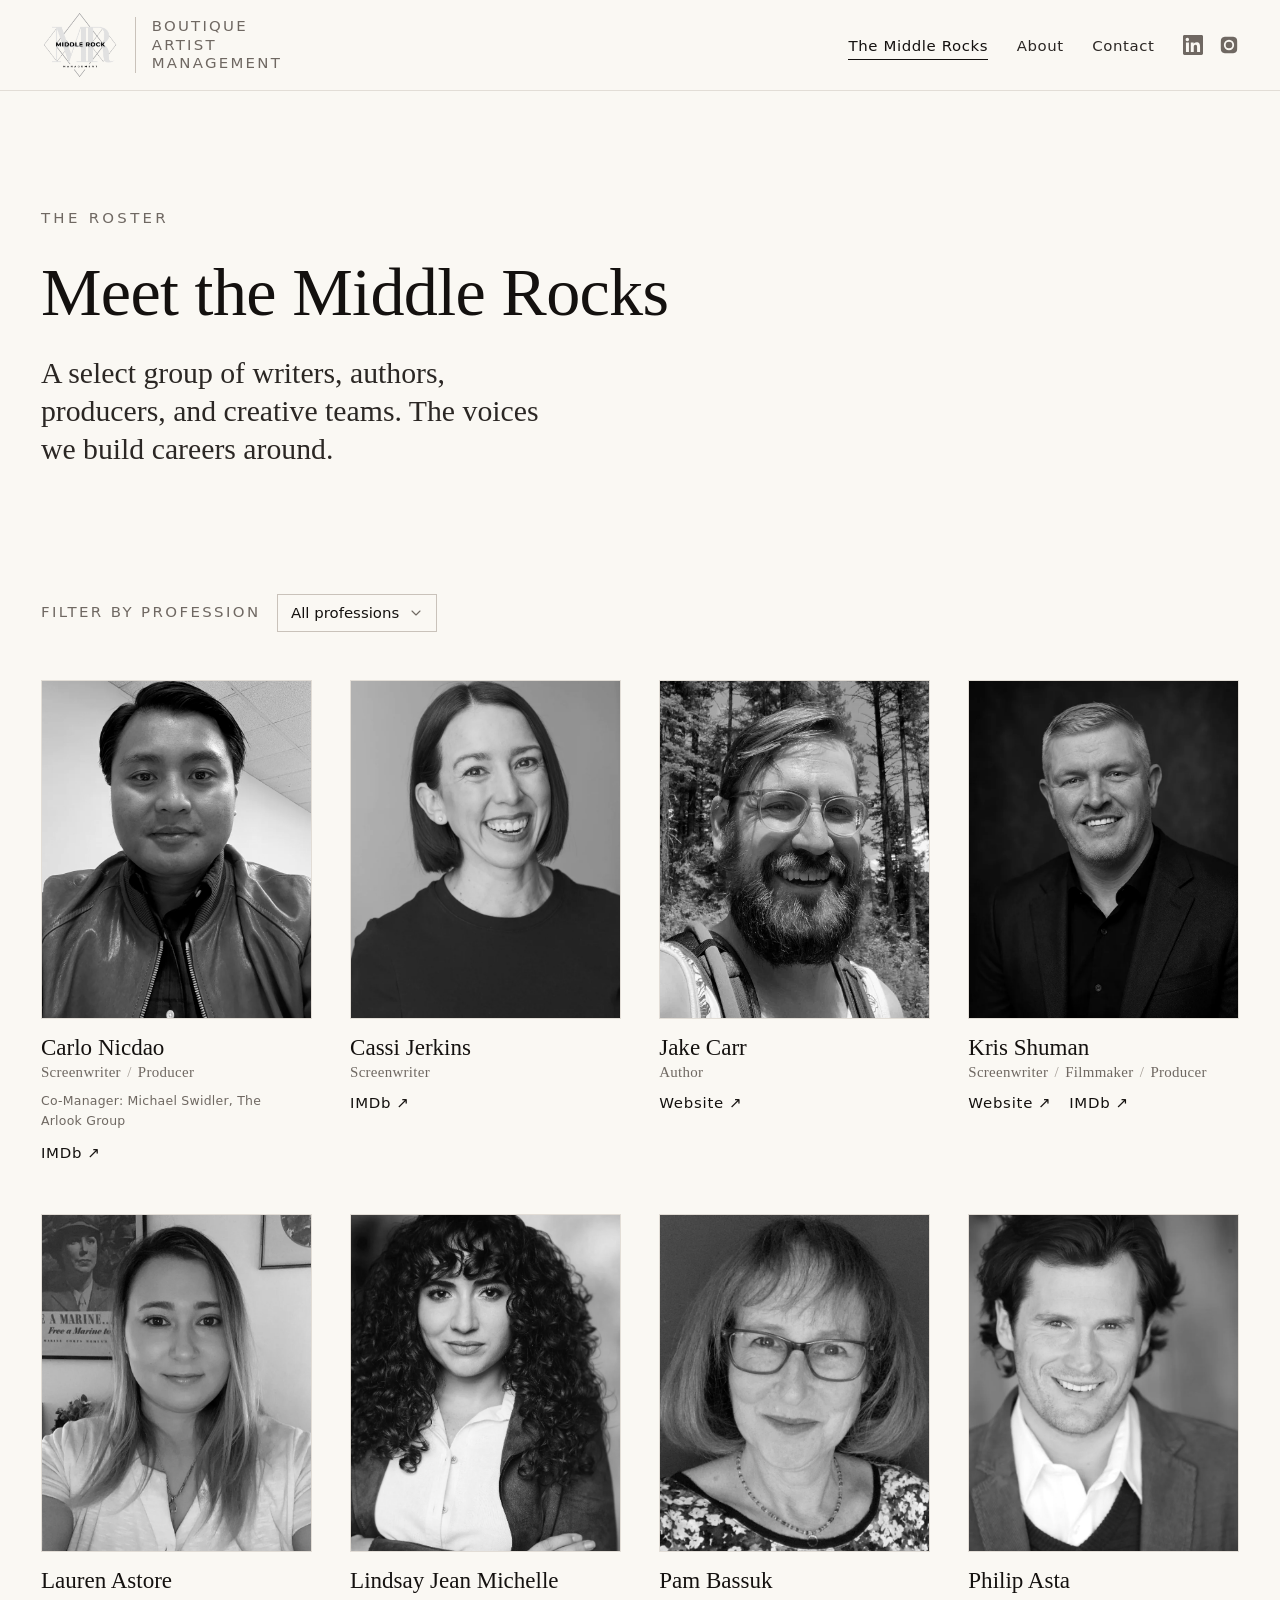
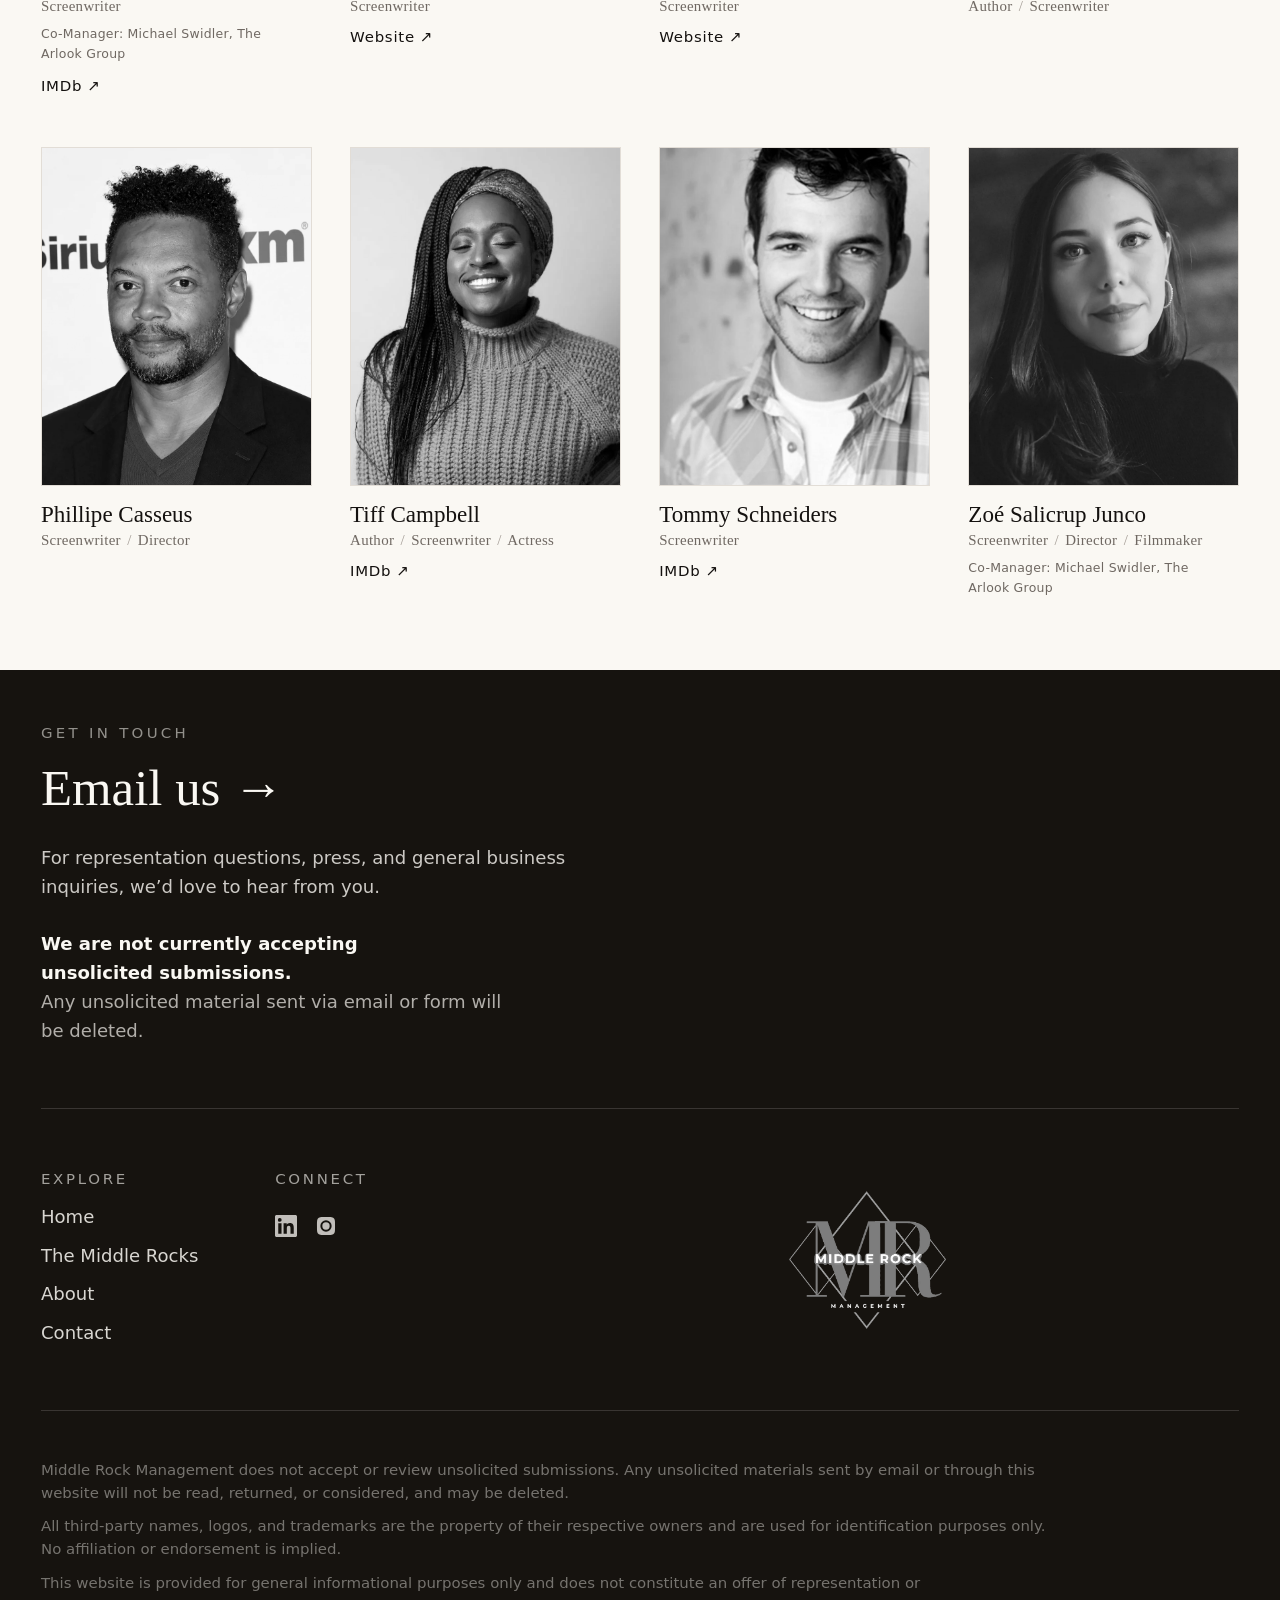
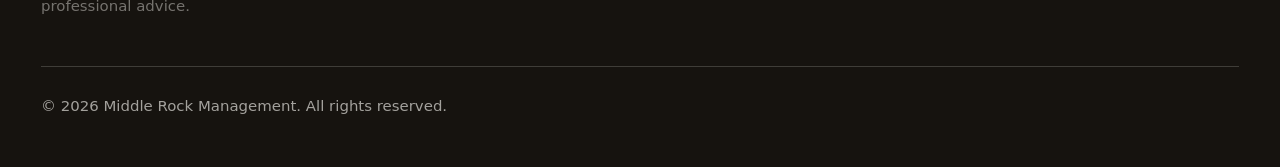
<file: the-middle-rocks/index.html>
<!DOCTYPE html>
<html lang="en" class="no-js">
<head>
  <meta charset="UTF-8">
  <meta name="viewport" content="width=device-width, initial-scale=1">
  <title>The Middle Rocks · the Middle Rock Management roster</title>
  <meta name="description" content="Meet the Middle Rocks: the screenwriters, authors, producers, and creative teams represented by Middle Rock Management.">
  <link rel="canonical" href="https://www.middlerockmanagement.com/the-middle-rocks/">

  <meta property="og:type" content="website">
  <meta property="og:site_name" content="Middle Rock Management">
  <meta property="og:title" content="The Middle Rocks · Middle Rock Management roster">
  <meta property="og:description" content="The screenwriters, authors, producers, and creative teams represented by Middle Rock Management.">
  <meta property="og:url" content="https://www.middlerockmanagement.com/the-middle-rocks/">
  <meta property="og:image" content="https://www.middlerockmanagement.com/assets/brand/social-share.jpg">
  <meta property="og:image:alt" content="Middle Rock Management logo">
  <meta property="og:locale" content="en_US">
  <meta name="twitter:card" content="summary_large_image">
  <meta name="twitter:title" content="The Middle Rocks · Middle Rock Management roster">
  <meta name="twitter:description" content="The screenwriters, authors, producers, and creative teams represented by Middle Rock Management.">
  <meta name="twitter:image" content="https://www.middlerockmanagement.com/assets/brand/social-share.jpg">
  <meta name="twitter:image:alt" content="Middle Rock Management logo">

  <meta name="theme-color" content="#faf8f3">
  <link rel="icon" href="/assets/brand/favicon.svg" type="image/svg+xml">
  <link rel="icon" href="/favicon.ico" sizes="any">
  <link rel="apple-touch-icon" href="/assets/brand/apple-touch-icon.png">
  <link rel="manifest" href="/site.webmanifest">

  <!-- SCHEMA:START -->
<script type="application/ld+json">
{
  "@context": "https://schema.org",
  "@graph": [
    {
      "@type": "BreadcrumbList",
      "itemListElement": [
        {
          "@type": "ListItem",
          "position": 1,
          "name": "Home",
          "item": "https://www.middlerockmanagement.com/"
        },
        {
          "@type": "ListItem",
          "position": 2,
          "name": "The Middle Rocks",
          "item": "https://www.middlerockmanagement.com/the-middle-rocks/"
        }
      ]
    },
    {
      "@type": "ItemList",
      "name": "The Middle Rocks",
      "itemListElement": [
        {
          "@type": "ListItem",
          "position": 1,
          "item": {
            "@type": "Person",
            "name": "Carlo Nicdao",
            "jobTitle": "Screenwriter, Producer",
            "sameAs": [
              "https://www.imdb.com/name/nm17514410/"
            ],
            "image": "https://www.middlerockmanagement.com/assets/images/placeholders/carlo-nicdao.webp",
            "worksFor": {
              "@id": "https://www.middlerockmanagement.com/#organization"
            }
          }
        },
        {
          "@type": "ListItem",
          "position": 2,
          "item": {
            "@type": "Person",
            "name": "Cassi Jerkins",
            "jobTitle": "Screenwriter",
            "sameAs": [
              "https://www.imdb.com/name/nm5325327/"
            ],
            "image": "https://www.middlerockmanagement.com/assets/images/placeholders/cassi-jerkins.webp",
            "worksFor": {
              "@id": "https://www.middlerockmanagement.com/#organization"
            }
          }
        },
        {
          "@type": "ListItem",
          "position": 3,
          "item": {
            "@type": "Person",
            "name": "Jake Carr",
            "jobTitle": "Author",
            "sameAs": [
              "https://jaketreks.com/"
            ],
            "image": "https://www.middlerockmanagement.com/assets/images/placeholders/jake-carr.webp",
            "worksFor": {
              "@id": "https://www.middlerockmanagement.com/#organization"
            }
          }
        },
        {
          "@type": "ListItem",
          "position": 4,
          "item": {
            "@type": "Person",
            "name": "Kris Shuman",
            "jobTitle": "Screenwriter, Filmmaker, Producer",
            "sameAs": [
              "https://krisshuman.com",
              "https://www.imdb.com/name/nm15546725/"
            ],
            "image": "https://www.middlerockmanagement.com/assets/images/placeholders/kris-shuman.webp",
            "worksFor": {
              "@id": "https://www.middlerockmanagement.com/#organization"
            }
          }
        },
        {
          "@type": "ListItem",
          "position": 5,
          "item": {
            "@type": "Person",
            "name": "Lauren Astore",
            "jobTitle": "Screenwriter",
            "sameAs": [
              "https://www.imdb.com/name/nm4058966/"
            ],
            "image": "https://www.middlerockmanagement.com/assets/images/placeholders/lauren-astore.webp",
            "worksFor": {
              "@id": "https://www.middlerockmanagement.com/#organization"
            }
          }
        },
        {
          "@type": "ListItem",
          "position": 6,
          "item": {
            "@type": "Person",
            "name": "Lindsay Jean Michelle",
            "jobTitle": "Screenwriter",
            "sameAs": [
              "https://www.pamandlindsay.com/"
            ],
            "image": "https://www.middlerockmanagement.com/assets/images/placeholders/lindsay-jean-michelle.webp",
            "worksFor": {
              "@id": "https://www.middlerockmanagement.com/#organization"
            }
          }
        },
        {
          "@type": "ListItem",
          "position": 7,
          "item": {
            "@type": "Person",
            "name": "Pam Bassuk",
            "jobTitle": "Screenwriter",
            "sameAs": [
              "https://www.pamandlindsay.com/"
            ],
            "image": "https://www.middlerockmanagement.com/assets/images/placeholders/pam-bassuk.webp",
            "worksFor": {
              "@id": "https://www.middlerockmanagement.com/#organization"
            }
          }
        },
        {
          "@type": "ListItem",
          "position": 8,
          "item": {
            "@type": "Person",
            "name": "Philip Asta",
            "jobTitle": "Author, Screenwriter",
            "image": "https://www.middlerockmanagement.com/assets/images/placeholders/philip-asta.webp",
            "worksFor": {
              "@id": "https://www.middlerockmanagement.com/#organization"
            }
          }
        },
        {
          "@type": "ListItem",
          "position": 9,
          "item": {
            "@type": "Person",
            "name": "Phillipe Casseus",
            "jobTitle": "Screenwriter, Director",
            "image": "https://www.middlerockmanagement.com/assets/images/placeholders/phillipe-casseus.webp",
            "worksFor": {
              "@id": "https://www.middlerockmanagement.com/#organization"
            }
          }
        },
        {
          "@type": "ListItem",
          "position": 10,
          "item": {
            "@type": "Person",
            "name": "Tiff Campbell",
            "jobTitle": "Author, Screenwriter, Actress",
            "sameAs": [
              "https://www.imdb.com/name/nm10945018/"
            ],
            "image": "https://www.middlerockmanagement.com/assets/images/placeholders/tiff-campbell.webp",
            "worksFor": {
              "@id": "https://www.middlerockmanagement.com/#organization"
            }
          }
        },
        {
          "@type": "ListItem",
          "position": 11,
          "item": {
            "@type": "Person",
            "name": "Tommy Schneiders",
            "jobTitle": "Screenwriter",
            "sameAs": [
              "https://www.imdb.com/name/nm6256206/"
            ],
            "image": "https://www.middlerockmanagement.com/assets/images/placeholders/tommy-schneiders.webp",
            "worksFor": {
              "@id": "https://www.middlerockmanagement.com/#organization"
            }
          }
        },
        {
          "@type": "ListItem",
          "position": 12,
          "item": {
            "@type": "Person",
            "name": "Zoé Salicrup Junco",
            "jobTitle": "Screenwriter, Director, Filmmaker",
            "image": "https://www.middlerockmanagement.com/assets/images/placeholders/zoe-salicrup-junco.webp",
            "worksFor": {
              "@id": "https://www.middlerockmanagement.com/#organization"
            }
          }
        }
      ]
    }
  ]
}
  </script>
        <!-- SCHEMA:END -->

  <link rel="stylesheet" href="/css/base.css">
  <link rel="stylesheet" href="/css/components.css">
  <link rel="stylesheet" href="/css/pages.css">
  <script>document.documentElement.className = document.documentElement.className.replace('no-js', 'js');</script>
</head>
<body>
  <!-- HEADER:START -->
      <a class="skip-link" href="#main">Skip to content</a>
      <header class="site-header" data-header>
        <div class="container container--wide site-header__inner">
          <a class="masthead-brand" href="/" aria-label="Middle Rock Management home">
            <img class="brand__logo" src="/assets/brand/middle-rock-management-logo.webp" alt="Middle Rock Management" width="1141" height="1014">
            <span class="brand__descriptor">Boutique Artist Management</span>
          </a>
          <button class="nav-toggle" type="button" aria-expanded="false" aria-controls="primary-nav" aria-label="Open menu" data-nav-toggle>
            <svg class="icon-open" viewBox="0 0 24 24" fill="none" stroke="currentColor" stroke-width="1.5" aria-hidden="true"><path d="M3 6h18M3 12h18M3 18h18"/></svg>
            <svg class="icon-close" viewBox="0 0 24 24" fill="none" stroke="currentColor" stroke-width="1.5" aria-hidden="true"><path d="M6 6l12 12M18 6L6 18"/></svg>
          </button>
          <nav class="nav" id="primary-nav" aria-label="Primary" data-nav>
            <ul class="nav__list">
            <li><a class="nav__link" href="/the-middle-rocks/" aria-current="page">The Middle Rocks</a></li>
            <li><a class="nav__link" href="/about/">About</a></li>
            <li><a class="nav__link" href="/contact/">Contact</a></li>
            </ul>
            <div class="nav__socials">
              <a href="https://www.linkedin.com/company/middle-rock-management" target="_blank" rel="noopener noreferrer" aria-label="Middle Rock Management on LinkedIn"><svg viewBox="0 0 24 24" fill="currentColor" aria-hidden="true"><path d="M20.45 20.45h-3.56v-5.57c0-1.33-.02-3.04-1.85-3.04-1.85 0-2.14 1.45-2.14 2.94v5.67H9.35V9h3.42v1.56h.05c.48-.9 1.64-1.85 3.37-1.85 3.6 0 4.27 2.37 4.27 5.46v6.28zM5.34 7.43a2.07 2.07 0 1 1 0-4.13 2.07 2.07 0 0 1 0 4.13zM7.12 20.45H3.55V9h3.57v11.45zM22.22 0H1.77C.79 0 0 .77 0 1.72v20.56C0 23.23.79 24 1.77 24h20.45c.98 0 1.78-.77 1.78-1.72V1.72C24 .77 23.2 0 22.22 0z"/></svg></a>
              <a href="https://www.instagram.com/middlerockmgmt/" target="_blank" rel="noopener noreferrer" aria-label="Middle Rock Management on Instagram"><svg viewBox="0 0 24 24" fill="currentColor" aria-hidden="true"><path d="M12 2.16c3.2 0 3.58.01 4.85.07 1.17.05 1.8.25 2.23.41.56.22.96.48 1.38.9.42.42.68.82.9 1.38.16.42.36 1.06.41 2.23.06 1.27.07 1.65.07 4.85s-.01 3.58-.07 4.85c-.05 1.17-.25 1.8-.41 2.23-.22.56-.48.96-.9 1.38-.42.42-.82.68-1.38.9-.42.16-1.06.36-2.23.41-1.27.06-1.65.07-4.85.07s-3.58-.01-4.85-.07c-1.17-.05-1.8-.25-2.23-.41a3.72 3.72 0 0 1-1.38-.9 3.72 3.72 0 0 1-.9-1.38c-.16-.42-.36-1.06-.41-2.23C2.17 15.58 2.16 15.2 2.16 12s.01-3.58.07-4.85c.05-1.17.25-1.8.41-2.23.22-.56.48-.96.9-1.38.42-.42.82-.68 1.38-.9.42-.16 1.06-.36 2.23-.41C8.42 2.17 8.8 2.16 12 2.16zm0 3.68a6.16 6.16 0 1 0 0 12.32 6.16 6.16 0 0 0 0-12.32zm0 10.16a4 4 0 1 1 0-8 4 4 0 0 1 0 8zm6.4-10.4a1.44 1.44 0 1 1-2.88 0 1.44 1.44 0 0 1 2.88 0z"/></svg></a>
            </div>
          </nav>
        </div>
      </header>
        <!-- HEADER:END -->

  <main id="main">

    <header class="page-header container container--wide">
      <p class="eyebrow page-header__eyebrow">The roster</p>
      <h1 class="page-header__title">Meet the Middle Rocks</h1>
      <p class="page-header__lede">
        A select group of writers, authors, producers, and creative teams.
        The voices we build careers around.
      </p>
    </header>

    <section class="section--tight container container--wide" aria-labelledby="roster-heading">
      <h2 class="visually-hidden" id="roster-heading">Full roster</h2>

      <!-- Profession filter · progressive enhancement. Without JS, all clients show. -->
      <div class="roster-filter" data-filter-group hidden>
        <label class="roster-filter__label" for="profession-filter">Filter by profession</label>
        <select class="roster-filter__select" id="profession-filter" data-filter-select>
        <!-- FILTER:START -->
          <option value="all">All professions</option>
          <option value="actress">Actress</option>
          <option value="author">Author</option>
          <option value="director">Director</option>
          <option value="filmmaker">Filmmaker</option>
          <option value="producer">Producer</option>
          <option value="screenwriter">Screenwriter</option>
        <!-- FILTER:END -->
        </select>
      </div>

      <p class="visually-hidden" role="status" data-filter-status></p>

      <div class="roster-grid" data-roster-grid>
        <!-- ROSTER:START -->
        <article class="card" data-disciplines="screenwriter producer">
          <h3 class="card__head">
            <button class="card__summary" type="button" aria-expanded="true" aria-controls="rc-carlo-nicdao">
              <span class="card__thumb img-mono" aria-hidden="true"><img src="/assets/images/placeholders/carlo-nicdao.webp" alt="" width="128" height="160" loading="lazy" decoding="async"></span>
              <span class="card__id">
                <span class="card__name">Carlo Nicdao</span>
                <span class="card__disciplines">Screenwriter <span class="sep" aria-hidden="true">/</span> Producer</span>
              </span>
              <span class="card__chev" aria-hidden="true"><svg viewBox="0 0 24 24" fill="none" stroke="currentColor" stroke-width="1.75" stroke-linecap="round" stroke-linejoin="round"><path d="M6 9l6 6 6-6"/></svg></span>
            </button>
          </h3>
          <div class="card__detail" id="rc-carlo-nicdao">
            <div class="card__media">
              <div class="img-window ratio-4-5 img-mono">
                <img src="/assets/images/placeholders/carlo-nicdao.webp" alt="Portrait of Carlo Nicdao" width="640" height="800" loading="lazy" decoding="async">
              </div>
            </div>
            <p class="card__comanager">Co-Manager: Michael Swidler, The Arlook Group</p>
            <div class="card__links">
              <a class="card__link" href="https://www.imdb.com/name/nm17514410/" target="_blank" rel="noopener noreferrer">IMDb <span class="arrow" aria-hidden="true">&#8599;</span><span class="visually-hidden"> (opens in a new tab)</span></a>
            </div>
          </div>
        </article>
        <article class="card" data-disciplines="screenwriter">
          <h3 class="card__head">
            <button class="card__summary" type="button" aria-expanded="true" aria-controls="rc-cassi-jerkins">
              <span class="card__thumb img-mono" aria-hidden="true"><img src="/assets/images/placeholders/cassi-jerkins.webp" alt="" width="128" height="160" loading="lazy" decoding="async"></span>
              <span class="card__id">
                <span class="card__name">Cassi Jerkins</span>
                <span class="card__disciplines">Screenwriter</span>
              </span>
              <span class="card__chev" aria-hidden="true"><svg viewBox="0 0 24 24" fill="none" stroke="currentColor" stroke-width="1.75" stroke-linecap="round" stroke-linejoin="round"><path d="M6 9l6 6 6-6"/></svg></span>
            </button>
          </h3>
          <div class="card__detail" id="rc-cassi-jerkins">
            <div class="card__media">
              <div class="img-window ratio-4-5 img-mono">
                <img src="/assets/images/placeholders/cassi-jerkins.webp" alt="Portrait of Cassi Jerkins" width="640" height="800" loading="lazy" decoding="async">
              </div>
            </div>
            <div class="card__links">
              <a class="card__link" href="https://www.imdb.com/name/nm5325327/" target="_blank" rel="noopener noreferrer">IMDb <span class="arrow" aria-hidden="true">&#8599;</span><span class="visually-hidden"> (opens in a new tab)</span></a>
            </div>
          </div>
        </article>
        <article class="card" data-disciplines="author">
          <h3 class="card__head">
            <button class="card__summary" type="button" aria-expanded="true" aria-controls="rc-jake-carr">
              <span class="card__thumb img-mono" aria-hidden="true"><img src="/assets/images/placeholders/jake-carr.webp" alt="" width="128" height="160" loading="lazy" decoding="async"></span>
              <span class="card__id">
                <span class="card__name">Jake Carr</span>
                <span class="card__disciplines">Author</span>
              </span>
              <span class="card__chev" aria-hidden="true"><svg viewBox="0 0 24 24" fill="none" stroke="currentColor" stroke-width="1.75" stroke-linecap="round" stroke-linejoin="round"><path d="M6 9l6 6 6-6"/></svg></span>
            </button>
          </h3>
          <div class="card__detail" id="rc-jake-carr">
            <div class="card__media">
              <div class="img-window ratio-4-5 img-mono">
                <img src="/assets/images/placeholders/jake-carr.webp" alt="Portrait of Jake Carr" width="640" height="800" loading="lazy" decoding="async">
              </div>
            </div>
            <div class="card__links">
              <a class="card__link" href="https://jaketreks.com/" target="_blank" rel="noopener noreferrer">Website <span class="arrow" aria-hidden="true">&#8599;</span><span class="visually-hidden"> (opens in a new tab)</span></a>
            </div>
          </div>
        </article>
        <article class="card" data-disciplines="screenwriter filmmaker producer">
          <h3 class="card__head">
            <button class="card__summary" type="button" aria-expanded="true" aria-controls="rc-kris-shuman">
              <span class="card__thumb img-mono" aria-hidden="true"><img src="/assets/images/placeholders/kris-shuman.webp" alt="" width="128" height="160" loading="lazy" decoding="async"></span>
              <span class="card__id">
                <span class="card__name">Kris Shuman</span>
                <span class="card__disciplines">Screenwriter <span class="sep" aria-hidden="true">/</span> Filmmaker <span class="sep" aria-hidden="true">/</span> Producer</span>
              </span>
              <span class="card__chev" aria-hidden="true"><svg viewBox="0 0 24 24" fill="none" stroke="currentColor" stroke-width="1.75" stroke-linecap="round" stroke-linejoin="round"><path d="M6 9l6 6 6-6"/></svg></span>
            </button>
          </h3>
          <div class="card__detail" id="rc-kris-shuman">
            <div class="card__media">
              <div class="img-window ratio-4-5 img-mono">
                <img src="/assets/images/placeholders/kris-shuman.webp" alt="Portrait of Kris Shuman" width="640" height="800" loading="lazy" decoding="async">
              </div>
            </div>
            <div class="card__links">
              <a class="card__link" href="https://krisshuman.com" target="_blank" rel="noopener noreferrer">Website <span class="arrow" aria-hidden="true">&#8599;</span><span class="visually-hidden"> (opens in a new tab)</span></a>
              <a class="card__link" href="https://www.imdb.com/name/nm15546725/" target="_blank" rel="noopener noreferrer">IMDb <span class="arrow" aria-hidden="true">&#8599;</span><span class="visually-hidden"> (opens in a new tab)</span></a>
            </div>
          </div>
        </article>
        <article class="card" data-disciplines="screenwriter">
          <h3 class="card__head">
            <button class="card__summary" type="button" aria-expanded="true" aria-controls="rc-lauren-astore">
              <span class="card__thumb img-mono" aria-hidden="true"><img src="/assets/images/placeholders/lauren-astore.webp" alt="" width="128" height="160" loading="lazy" decoding="async"></span>
              <span class="card__id">
                <span class="card__name">Lauren Astore</span>
                <span class="card__disciplines">Screenwriter</span>
              </span>
              <span class="card__chev" aria-hidden="true"><svg viewBox="0 0 24 24" fill="none" stroke="currentColor" stroke-width="1.75" stroke-linecap="round" stroke-linejoin="round"><path d="M6 9l6 6 6-6"/></svg></span>
            </button>
          </h3>
          <div class="card__detail" id="rc-lauren-astore">
            <div class="card__media">
              <div class="img-window ratio-4-5 img-mono">
                <img src="/assets/images/placeholders/lauren-astore.webp" alt="Portrait of Lauren Astore" width="640" height="800" loading="lazy" decoding="async">
              </div>
            </div>
            <p class="card__comanager">Co-Manager: Michael Swidler, The Arlook Group</p>
            <div class="card__links">
              <a class="card__link" href="https://www.imdb.com/name/nm4058966/" target="_blank" rel="noopener noreferrer">IMDb <span class="arrow" aria-hidden="true">&#8599;</span><span class="visually-hidden"> (opens in a new tab)</span></a>
            </div>
          </div>
        </article>
        <article class="card" data-disciplines="screenwriter">
          <h3 class="card__head">
            <button class="card__summary" type="button" aria-expanded="true" aria-controls="rc-lindsay-jean-michelle">
              <span class="card__thumb img-mono" aria-hidden="true"><img src="/assets/images/placeholders/lindsay-jean-michelle.webp" alt="" width="128" height="160" loading="lazy" decoding="async"></span>
              <span class="card__id">
                <span class="card__name">Lindsay Jean Michelle</span>
                <span class="card__disciplines">Screenwriter</span>
              </span>
              <span class="card__chev" aria-hidden="true"><svg viewBox="0 0 24 24" fill="none" stroke="currentColor" stroke-width="1.75" stroke-linecap="round" stroke-linejoin="round"><path d="M6 9l6 6 6-6"/></svg></span>
            </button>
          </h3>
          <div class="card__detail" id="rc-lindsay-jean-michelle">
            <div class="card__media">
              <div class="img-window ratio-4-5 img-mono">
                <img src="/assets/images/placeholders/lindsay-jean-michelle.webp" alt="Portrait of Lindsay Jean Michelle" width="640" height="800" loading="lazy" decoding="async">
              </div>
            </div>
            <div class="card__links">
              <a class="card__link" href="https://www.pamandlindsay.com/" target="_blank" rel="noopener noreferrer">Website <span class="arrow" aria-hidden="true">&#8599;</span><span class="visually-hidden"> (opens in a new tab)</span></a>
            </div>
          </div>
        </article>
        <article class="card" data-disciplines="screenwriter">
          <h3 class="card__head">
            <button class="card__summary" type="button" aria-expanded="true" aria-controls="rc-pam-bassuk">
              <span class="card__thumb img-mono" aria-hidden="true"><img src="/assets/images/placeholders/pam-bassuk.webp" alt="" width="128" height="160" loading="lazy" decoding="async"></span>
              <span class="card__id">
                <span class="card__name">Pam Bassuk</span>
                <span class="card__disciplines">Screenwriter</span>
              </span>
              <span class="card__chev" aria-hidden="true"><svg viewBox="0 0 24 24" fill="none" stroke="currentColor" stroke-width="1.75" stroke-linecap="round" stroke-linejoin="round"><path d="M6 9l6 6 6-6"/></svg></span>
            </button>
          </h3>
          <div class="card__detail" id="rc-pam-bassuk">
            <div class="card__media">
              <div class="img-window ratio-4-5 img-mono">
                <img src="/assets/images/placeholders/pam-bassuk.webp" alt="Portrait of Pam Bassuk" width="640" height="800" loading="lazy" decoding="async">
              </div>
            </div>
            <div class="card__links">
              <a class="card__link" href="https://www.pamandlindsay.com/" target="_blank" rel="noopener noreferrer">Website <span class="arrow" aria-hidden="true">&#8599;</span><span class="visually-hidden"> (opens in a new tab)</span></a>
            </div>
          </div>
        </article>
        <article class="card" data-disciplines="author screenwriter">
          <h3 class="card__head">
            <button class="card__summary" type="button" aria-expanded="true" aria-controls="rc-philip-asta">
              <span class="card__thumb img-mono" aria-hidden="true"><img src="/assets/images/placeholders/philip-asta.webp" alt="" width="128" height="160" loading="lazy" decoding="async"></span>
              <span class="card__id">
                <span class="card__name">Philip Asta</span>
                <span class="card__disciplines">Author <span class="sep" aria-hidden="true">/</span> Screenwriter</span>
              </span>
              <span class="card__chev" aria-hidden="true"><svg viewBox="0 0 24 24" fill="none" stroke="currentColor" stroke-width="1.75" stroke-linecap="round" stroke-linejoin="round"><path d="M6 9l6 6 6-6"/></svg></span>
            </button>
          </h3>
          <div class="card__detail" id="rc-philip-asta">
            <div class="card__media">
              <div class="img-window ratio-4-5 img-mono">
                <img src="/assets/images/placeholders/philip-asta.webp" alt="Portrait of Philip Asta" width="640" height="800" loading="lazy" decoding="async">
              </div>
            </div>
          </div>
        </article>
        <article class="card" data-disciplines="screenwriter director">
          <h3 class="card__head">
            <button class="card__summary" type="button" aria-expanded="true" aria-controls="rc-phillipe-casseus">
              <span class="card__thumb img-mono" aria-hidden="true"><img src="/assets/images/placeholders/phillipe-casseus.webp" alt="" width="128" height="160" loading="lazy" decoding="async"></span>
              <span class="card__id">
                <span class="card__name">Phillipe Casseus</span>
                <span class="card__disciplines">Screenwriter <span class="sep" aria-hidden="true">/</span> Director</span>
              </span>
              <span class="card__chev" aria-hidden="true"><svg viewBox="0 0 24 24" fill="none" stroke="currentColor" stroke-width="1.75" stroke-linecap="round" stroke-linejoin="round"><path d="M6 9l6 6 6-6"/></svg></span>
            </button>
          </h3>
          <div class="card__detail" id="rc-phillipe-casseus">
            <div class="card__media">
              <div class="img-window ratio-4-5 img-mono">
                <img src="/assets/images/placeholders/phillipe-casseus.webp" alt="Portrait of Phillipe Casseus" width="640" height="800" loading="lazy" decoding="async">
              </div>
            </div>
          </div>
        </article>
        <article class="card" data-disciplines="author screenwriter actress">
          <h3 class="card__head">
            <button class="card__summary" type="button" aria-expanded="true" aria-controls="rc-tiff-campbell">
              <span class="card__thumb img-mono" aria-hidden="true"><img src="/assets/images/placeholders/tiff-campbell.webp" alt="" width="128" height="160" loading="lazy" decoding="async"></span>
              <span class="card__id">
                <span class="card__name">Tiff Campbell</span>
                <span class="card__disciplines">Author <span class="sep" aria-hidden="true">/</span> Screenwriter <span class="sep" aria-hidden="true">/</span> Actress</span>
              </span>
              <span class="card__chev" aria-hidden="true"><svg viewBox="0 0 24 24" fill="none" stroke="currentColor" stroke-width="1.75" stroke-linecap="round" stroke-linejoin="round"><path d="M6 9l6 6 6-6"/></svg></span>
            </button>
          </h3>
          <div class="card__detail" id="rc-tiff-campbell">
            <div class="card__media">
              <div class="img-window ratio-4-5 img-mono">
                <img src="/assets/images/placeholders/tiff-campbell.webp" alt="Portrait of Tiff Campbell" width="640" height="800" loading="lazy" decoding="async">
              </div>
            </div>
            <div class="card__links">
              <a class="card__link" href="https://www.imdb.com/name/nm10945018/" target="_blank" rel="noopener noreferrer">IMDb <span class="arrow" aria-hidden="true">&#8599;</span><span class="visually-hidden"> (opens in a new tab)</span></a>
            </div>
          </div>
        </article>
        <article class="card" data-disciplines="screenwriter">
          <h3 class="card__head">
            <button class="card__summary" type="button" aria-expanded="true" aria-controls="rc-tommy-schneiders">
              <span class="card__thumb img-mono" aria-hidden="true"><img src="/assets/images/placeholders/tommy-schneiders.webp" alt="" width="128" height="160" loading="lazy" decoding="async"></span>
              <span class="card__id">
                <span class="card__name">Tommy Schneiders</span>
                <span class="card__disciplines">Screenwriter</span>
              </span>
              <span class="card__chev" aria-hidden="true"><svg viewBox="0 0 24 24" fill="none" stroke="currentColor" stroke-width="1.75" stroke-linecap="round" stroke-linejoin="round"><path d="M6 9l6 6 6-6"/></svg></span>
            </button>
          </h3>
          <div class="card__detail" id="rc-tommy-schneiders">
            <div class="card__media">
              <div class="img-window ratio-4-5 img-mono">
                <img src="/assets/images/placeholders/tommy-schneiders.webp" alt="Portrait of Tommy Schneiders" width="640" height="800" loading="lazy" decoding="async">
              </div>
            </div>
            <div class="card__links">
              <a class="card__link" href="https://www.imdb.com/name/nm6256206/" target="_blank" rel="noopener noreferrer">IMDb <span class="arrow" aria-hidden="true">&#8599;</span><span class="visually-hidden"> (opens in a new tab)</span></a>
            </div>
          </div>
        </article>
        <article class="card" data-disciplines="screenwriter director filmmaker">
          <h3 class="card__head">
            <button class="card__summary" type="button" aria-expanded="true" aria-controls="rc-zoe-salicrup-junco">
              <span class="card__thumb img-mono" aria-hidden="true"><img src="/assets/images/placeholders/zoe-salicrup-junco.webp" alt="" width="128" height="160" loading="lazy" decoding="async"></span>
              <span class="card__id">
                <span class="card__name">Zoé Salicrup Junco</span>
                <span class="card__disciplines">Screenwriter <span class="sep" aria-hidden="true">/</span> Director <span class="sep" aria-hidden="true">/</span> Filmmaker</span>
              </span>
              <span class="card__chev" aria-hidden="true"><svg viewBox="0 0 24 24" fill="none" stroke="currentColor" stroke-width="1.75" stroke-linecap="round" stroke-linejoin="round"><path d="M6 9l6 6 6-6"/></svg></span>
            </button>
          </h3>
          <div class="card__detail" id="rc-zoe-salicrup-junco">
            <div class="card__media">
              <div class="img-window ratio-4-5 img-mono">
                <img src="/assets/images/placeholders/zoe-salicrup-junco.webp" alt="Portrait of Zoé Salicrup Junco" width="640" height="800" loading="lazy" decoding="async">
              </div>
            </div>
            <p class="card__comanager">Co-Manager: Michael Swidler, The Arlook Group</p>
          </div>
        </article>
        <!-- ROSTER:END -->
      </div>
    </section>

  </main>

  <footer class="site-footer">
    <!-- FOOTER:START -->
      <div class="container container--wide footer__inner">

        <div class="footer__cta">
          <div class="footer__cta-text">
            <p class="eyebrow footer__cta-eyebrow">Get in touch</p>
            <a class="footer__email" data-e-user="info" data-e-domain="middlerockmanagement.com" href="/contact/">Email us <span class="footer__email-arrow" aria-hidden="true">&rarr;</span></a>
            <p class="footer__cta-deck">For representation questions, press, and general business inquiries, we&rsquo;d love to hear from you.</p>
            <p class="footer__policy"><strong>We are not currently accepting unsolicited submissions.</strong><br>Any unsolicited material sent via email or form will be deleted.</p>
          </div>
        </div>

        <div class="footer-grid">
          <div class="footer-nav">
          <nav class="footer__col" aria-label="Explore">
            <h2>Explore</h2>
            <ul>
              <li><a href="/">Home</a></li>
              <li><a href="/the-middle-rocks/">The Middle Rocks</a></li>
              <li><a href="/about/">About</a></li>
              <li><a href="/contact/">Contact</a></li>
            </ul>
          </nav>
          <div class="footer__col">
            <h2>Connect</h2>
            <div class="footer__socials">
              <a href="https://www.linkedin.com/company/middle-rock-management" target="_blank" rel="noopener noreferrer" aria-label="Middle Rock Management on LinkedIn"><svg viewBox="0 0 24 24" fill="currentColor" aria-hidden="true"><path d="M20.45 20.45h-3.56v-5.57c0-1.33-.02-3.04-1.85-3.04-1.85 0-2.14 1.45-2.14 2.94v5.67H9.35V9h3.42v1.56h.05c.48-.9 1.64-1.85 3.37-1.85 3.6 0 4.27 2.37 4.27 5.46v6.28zM5.34 7.43a2.07 2.07 0 1 1 0-4.13 2.07 2.07 0 0 1 0 4.13zM7.12 20.45H3.55V9h3.57v11.45zM22.22 0H1.77C.79 0 0 .77 0 1.72v20.56C0 23.23.79 24 1.77 24h20.45c.98 0 1.78-.77 1.78-1.72V1.72C24 .77 23.2 0 22.22 0z"/></svg></a>
              <a href="https://www.instagram.com/middlerockmgmt/" target="_blank" rel="noopener noreferrer" aria-label="Middle Rock Management on Instagram"><svg viewBox="0 0 24 24" fill="currentColor" aria-hidden="true"><path d="M12 2.16c3.2 0 3.58.01 4.85.07 1.17.05 1.8.25 2.23.41.56.22.96.48 1.38.9.42.42.68.82.9 1.38.16.42.36 1.06.41 2.23.06 1.27.07 1.65.07 4.85s-.01 3.58-.07 4.85c-.05 1.17-.25 1.8-.41 2.23-.22.56-.48.96-.9 1.38-.42.42-.82.68-1.38.9-.42.16-1.06.36-2.23.41-1.27.06-1.65.07-4.85.07s-3.58-.01-4.85-.07c-1.17-.05-1.8-.25-2.23-.41a3.72 3.72 0 0 1-1.38-.9 3.72 3.72 0 0 1-.9-1.38c-.16-.42-.36-1.06-.41-2.23C2.17 15.58 2.16 15.2 2.16 12s.01-3.58.07-4.85c.05-1.17.25-1.8.41-2.23.22-.56.48-.96.9-1.38.42-.42.82-.68 1.38-.9.42-.16 1.06-.36 2.23-.41C8.42 2.17 8.8 2.16 12 2.16zm0 3.68a6.16 6.16 0 1 0 0 12.32 6.16 6.16 0 0 0 0-12.32zm0 10.16a4 4 0 1 1 0-8 4 4 0 0 1 0 8zm6.4-10.4a1.44 1.44 0 1 1-2.88 0 1.44 1.44 0 0 1 2.88 0z"/></svg></a>
            </div>
          </div>
          </div>
          <a class="footer__logo-link" href="/" aria-label="Middle Rock Management home">
            <img class="footer__logo" src="/assets/brand/middle-rock-management-logo-light.webp" alt="Middle Rock Management" width="1141" height="1014">
          </a>
        </div>

        <div class="footer__legal">
          <!-- [APPROVAL REQUIRED] Placeholder legal text - please have Amanda / counsel review before launch. -->
          <p>Middle Rock Management does not accept or review unsolicited submissions. Any unsolicited materials sent by email or through this website will not be read, returned, or considered, and may be deleted.</p>
          <p>All third-party names, logos, and trademarks are the property of their respective owners and are used for identification purposes only. No affiliation or endorsement is implied.</p>
          <p>This website is provided for general informational purposes only and does not constitute an offer of representation or professional advice.</p>
        </div>

        <div class="footer__bottom">
          <p>&copy; <span data-year>2026</span> Middle Rock Management. All rights reserved.</p>
        </div>
      </div>

      <button class="to-top" type="button" data-to-top aria-label="Back to top">
        <svg viewBox="0 0 24 24" fill="none" stroke="currentColor" stroke-width="1.75" stroke-linecap="round" stroke-linejoin="round" aria-hidden="true"><path d="M18 15l-6-6-6 6"/></svg>
      </button>
        <!-- FOOTER:END -->
  </footer>

  <script src="/js/main.js" defer></script>
</body>
</html>
</file>
<file: css/base.css>
/* =============================================================
   Middle Rock Management - base.css
   Design tokens, reset, and foundational typography.
   Monochrome / neutral editorial system. Edit tokens below to
   tune the whole site from one place.
   ============================================================= */

:root {
  /* --- Brand ink & paper (sampled from the monochrome logo) --- */
  --ink:        #14110f;   /* near-black, warm */
  --ink-soft:   #2b2724;   /* body text */
  --ink-muted:  #6f6862;   /* secondary text, labels */
  --ink-faint:  #a49d96;   /* captions, disabled */
  --rule:       #e2ddd6;   /* hairline rules */
  --rule-strong:#c9c2ba;
  --paper:      #faf8f3;   /* warm white page background (lightened a touch) */
  --paper-pure: #ffffff;
  --paper-deep: #f3f0e9;   /* alternating section tint */
  --ink-invert: #faf8f3;   /* text on dark */
  --panel-dark: #16130f;   /* dark editorial panel */
  --panel-soft: #e4ddd0;   /* soft warm-stone panel (light alt to panel-dark) */

  /* --- Type families ---------------------------------------------
     Ships with a high-quality system stack so the site is fast and
     dependency-free out of the box. To swap in a self-hosted display
     face later (e.g. Fraunces), see README > Typography.            */
  --font-display: "Iowan Old Style", "Palatino Linotype", Palatino, "Book Antiqua", Georgia, "Times New Roman", serif;
  --font-sans: system-ui, -apple-system, "Segoe UI", Roboto, Helvetica, Arial, "Helvetica Neue", sans-serif;

  /* --- Fluid type scale (clamp: min, preferred, max) --------------- */
  --step--1: clamp(0.83rem, 0.79rem + 0.18vw, 0.94rem);
  --step-0:  clamp(1rem, 0.96rem + 0.22vw, 1.13rem);
  --step-1:  clamp(1.2rem, 1.12rem + 0.4vw, 1.5rem);
  --step-2:  clamp(1.44rem, 1.3rem + 0.7vw, 2rem);
  --step-3:  clamp(1.73rem, 1.5rem + 1.15vw, 2.66rem);
  --step-4:  clamp(2.07rem, 1.7rem + 1.85vw, 3.55rem);
  --step-5:  clamp(2.49rem, 1.9rem + 2.95vw, 4.7rem);
  --step-6:  clamp(2.99rem, 2.05rem + 4.7vw, 6.2rem);

  /* --- Spacing scale --------------------------------------------- */
  --space-2xs: 0.375rem;
  --space-xs:  0.625rem;
  --space-s:   1rem;
  --space-m:   1.75rem;
  --space-l:   3rem;
  --space-xl:  5rem;
  --space-2xl: 8rem;

  /* --- Layout ---------------------------------------------------- */
  --measure: 62ch;
  --container: 76rem;      /* ~1216px */
  --container-wide: 88rem;
  --gutter: clamp(1.25rem, 0.8rem + 2.2vw, 3.25rem);
  --header-h: clamp(74px, 6vw, 96px);   /* masthead: logo + descriptor */

  /* --- Motion ---------------------------------------------------- */
  --ease: cubic-bezier(0.22, 0.61, 0.36, 1);
  --dur:  0.5s;
  --dur-fast: 0.25s;

  --radius: 2px;           /* restraint - near-square */
  --focus: 2px solid var(--ink);
}

/* ------------------------- Reset ------------------------------- */
*, *::before, *::after { box-sizing: border-box; }
* { margin: 0; }
[hidden] { display: none !important; }   /* make the hidden attribute reliable (cards/filter use it) */
html { -webkit-text-size-adjust: 100%; scroll-behavior: smooth; }
@media (prefers-reduced-motion: reduce) {
  html { scroll-behavior: auto; }
}

body {
  font-family: var(--font-sans);
  font-size: var(--step-0);
  line-height: 1.6;
  color: var(--ink-soft);
  background: var(--paper);
  -webkit-font-smoothing: antialiased;
  text-rendering: optimizeLegibility;
  min-height: 100vh;
  overflow-x: hidden;       /* guard against any horizontal overflow */
}

img, picture, svg, video { display: block; max-width: 100%; height: auto; }

a { color: inherit; text-decoration: none; }

h1, h2, h3, h4 {
  font-family: var(--font-display);
  font-weight: 400;
  line-height: 1.05;
  color: var(--ink);
  letter-spacing: -0.01em;
  text-wrap: balance;
}

p { text-wrap: pretty; }

ul[role="list"], ol[role="list"] { list-style: none; padding: 0; }

/* ---------------------- Accessibility -------------------------- */
:focus-visible {
  outline: var(--focus);
  outline-offset: 3px;
}

.skip-link {
  position: absolute;
  left: var(--space-s);
  top: -4rem;
  z-index: 100;
  background: var(--ink);
  color: var(--ink-invert);
  padding: 0.75rem 1.25rem;
  font-size: var(--step--1);
  letter-spacing: 0.04em;
  transition: top var(--dur-fast) var(--ease);
}
.skip-link:focus { top: var(--space-s); }

.visually-hidden {
  position: absolute !important;
  width: 1px; height: 1px;
  padding: 0; margin: -1px;
  overflow: hidden; clip: rect(0 0 0 0);
  white-space: nowrap; border: 0;
}

/* ------------------------- Layout ------------------------------ */
.container {
  width: 100%;
  max-width: var(--container);
  margin-inline: auto;
  padding-inline: var(--gutter);
}
.container--wide { max-width: var(--container-wide); }

.section { padding-block: clamp(3.5rem, 2rem + 7vw, 7.5rem); }
.section--tight { padding-block: clamp(2.5rem, 1.5rem + 4vw, 4.5rem); }
.section--tint { background: var(--paper-deep); }
.section--stone { background: var(--panel-soft); }
.section--stone .section-label { border-bottom-color: var(--rule-strong); }
.section--dark {
  background: var(--panel-dark);
  color: var(--ink-invert);
}
.section--dark h1, .section--dark h2, .section--dark h3, .section--dark h4 { color: var(--ink-invert); }

/* --------------------- Reusable atoms -------------------------- */
.eyebrow {
  font-family: var(--font-sans);
  font-size: var(--step--1);
  letter-spacing: 0.22em;
  text-transform: uppercase;
  color: var(--ink-muted);
  font-weight: 500;
}

.rule {
  border: 0;
  border-top: 1px solid var(--rule);
  margin-block: var(--space-l);
}

.numeral {
  font-family: var(--font-display);
  font-size: var(--step-2);
  color: var(--ink-faint);
  font-variant-numeric: tabular-nums;
  letter-spacing: 0;
}

/* Link with animated underline (respects reduced motion) */
.link-underline {
  position: relative;
  display: inline-block;
  color: var(--ink);
  padding-bottom: 2px;
  background-image: linear-gradient(currentColor, currentColor);
  background-size: 0% 1px;
  background-position: 0 100%;
  background-repeat: no-repeat;
  transition: background-size var(--dur) var(--ease);
}
.link-underline:hover,
.link-underline:focus-visible { background-size: 100% 1px; }

@media (prefers-reduced-motion: reduce) {
  .link-underline { transition: none; }
  .link-underline:hover, .link-underline:focus-visible { background-size: 100% 1px; }
}

/* Utility */
.text-center { text-align: center; }
.flow > * + * { margin-top: var(--space-s); }
.flow-l > * + * { margin-top: var(--space-m); }
</file>
<file: css/components.css>
/* =============================================================
   Middle Rock Management - components.css
   Header, navigation, buttons, cards, footer, image windows.
   ============================================================= */

/* --------------------------- Buttons --------------------------- */
.btn {
  display: inline-flex;
  align-items: center;
  gap: 0.6em;
  font-family: var(--font-sans);
  font-size: var(--step--1);
  letter-spacing: 0.08em;
  text-transform: uppercase;
  font-weight: 500;
  padding: 0.9em 1.6em;
  border: 1px solid var(--ink);
  color: var(--ink);
  background: transparent;
  cursor: pointer;
  transition: background var(--dur-fast) var(--ease),
              color var(--dur-fast) var(--ease),
              transform var(--dur-fast) var(--ease);
}
.btn:hover, .btn:focus-visible { background: var(--ink); color: var(--ink-invert); }
.btn .btn__arrow { transition: transform var(--dur-fast) var(--ease); }
.btn:hover .btn__arrow { transform: translateX(4px); }
.btn--invert { border-color: var(--ink-invert); color: var(--ink-invert); }
.btn--invert:hover, .btn--invert:focus-visible { background: var(--ink-invert); color: var(--ink); }

@media (prefers-reduced-motion: reduce) {
  .btn, .btn .btn__arrow { transition: none; }
  .btn:hover .btn__arrow { transform: none; }
}

/* --------------------------- Header ---------------------------- */
.site-header {
  position: sticky;
  top: 0;
  z-index: 50;
  background: color-mix(in srgb, var(--paper) 90%, transparent);
  backdrop-filter: saturate(140%) blur(10px);
  border-bottom: 1px solid var(--rule);   /* masthead line - always visible */
  transition: background var(--dur-fast) var(--ease);
}
.site-header[data-scrolled="true"] {
  background: color-mix(in srgb, var(--paper) 96%, transparent);
}
.site-header__inner {
  display: flex;
  align-items: center;
  justify-content: space-between;
  gap: var(--space-m);
  min-height: var(--header-h);
  padding-block: 0.65rem;
}
/* Masthead brand: logo + descriptor - the whole area links home */
.masthead-brand {
  display: flex;
  align-items: center;
  gap: var(--space-s);
  min-width: 0;
  flex-shrink: 0;
  color: inherit;
  text-decoration: none;
}
.brand__logo { height: clamp(56px, 5.4vw, 72px); width: auto; }
.brand__descriptor {
  padding-left: var(--space-s);
  border-left: 1px solid var(--rule-strong);
  font-family: var(--font-sans);
  font-size: var(--step--1);
  letter-spacing: 0.15em;
  text-transform: uppercase;
  color: var(--ink-muted);
  line-height: 1.25;
  max-width: 16ch;
}
@media (max-width: 620px) {
  .brand__descriptor { display: none; }
}
.brand__wordmark {
  font-family: var(--font-display);
  font-size: var(--step-0);
  letter-spacing: 0.02em;
  color: var(--ink);
  line-height: 1;
}

/* Primary nav */
.nav { display: flex; align-items: center; gap: clamp(1rem, 0.5rem + 1.6vw, 2.25rem); }
.nav__list {
  display: flex;
  align-items: center;
  gap: clamp(1rem, 0.5rem + 1.6vw, 2.25rem);
  list-style: none;
  margin: 0; padding: 0;
}
.nav__link {
  font-size: var(--step--1);
  letter-spacing: 0.04em;
  color: var(--ink-soft);
  position: relative;
  padding-block: 0.35rem;
}
.nav__link[aria-current="page"] { color: var(--ink); }
.nav__link::after {
  content: "";
  position: absolute;
  left: 0; bottom: 0;
  height: 1px; width: 100%;
  background: var(--ink);
  transform: scaleX(0);
  transform-origin: left;
  transition: transform var(--dur-fast) var(--ease);
}
.nav__link:hover::after,
.nav__link:focus-visible::after,
.nav__link[aria-current="page"]::after { transform: scaleX(1); }

.nav__socials { display: flex; align-items: center; gap: 1rem; }
.nav__socials a { color: var(--ink-muted); display: inline-flex; transition: color var(--dur-fast) var(--ease); }
.nav__socials a:hover, .nav__socials a:focus-visible { color: var(--ink); }
.nav__socials svg { width: 20px; height: 20px; }

/* Mobile nav toggle */
.nav-toggle {
  display: none;
  width: 44px; height: 44px;
  border: 0; background: transparent;
  cursor: pointer;
  align-items: center; justify-content: center;
  color: var(--ink);
}
.nav-toggle svg { width: 26px; height: 26px; }
.nav-toggle .icon-close { display: none; }
.nav-toggle[aria-expanded="true"] .icon-open { display: none; }
.nav-toggle[aria-expanded="true"] .icon-close { display: block; }

@media (max-width: 820px) {
  .nav-toggle { display: inline-flex; }
  .nav {
    position: fixed;
    inset: var(--header-h) 0 auto 0;
    flex-direction: column;
    align-items: flex-start;
    gap: 0;
    background: var(--paper);
    border-bottom: 1px solid var(--rule);
    padding: var(--space-m) var(--gutter) var(--space-l);
    transform: translateY(-8px);
    opacity: 0;
    visibility: hidden;
    transition: opacity var(--dur-fast) var(--ease),
                transform var(--dur-fast) var(--ease),
                visibility var(--dur-fast);
    max-height: calc(100svh - var(--header-h));
    overflow-y: auto;
  }
  .nav[data-open="true"] { opacity: 1; visibility: visible; transform: translateY(0); }
  /* No-JS fallback: the toggle needs JavaScript, so without it show the nav statically. */
  .no-js .nav-toggle { display: none; }
  .no-js .nav {
    position: static; inset: auto;
    opacity: 1; visibility: visible; transform: none;
    max-height: none; overflow: visible;
    border-bottom: 0; padding: 0 0 var(--space-s);
  }
  .nav__list { flex-direction: column; align-items: stretch; gap: 0; width: 100%; }
  .nav__list li { width: 100%; }
  .nav__link { display: block; width: 100%; font-size: var(--step-1); padding-block: 0.85rem; border-bottom: 1px solid var(--rule); }
  .nav__list li:last-child .nav__link { border-bottom: 0; }
  .nav__link::after { display: none; }
  .nav__socials { padding-top: var(--space-m); }
  @media (prefers-reduced-motion: reduce) { .nav { transition: none; } }
}

/* --------------------------- Footer ---------------------------- */
.site-footer {
  position: relative;
  background: var(--panel-dark);
  color: var(--ink-invert);
  padding-block: clamp(2rem, 1.25rem + 2.5vw, 3.75rem) var(--space-l);
}
.site-footer a { color: var(--ink-invert); }

/* Closing CTA (email + policy) with the logo as a sign-off */
.footer__cta {
  padding-bottom: clamp(2.5rem, 1.5rem + 3vw, 4.5rem);
  margin-bottom: clamp(2.5rem, 1.5rem + 3vw, 4.5rem);
  border-bottom: 1px solid color-mix(in srgb, var(--ink-invert) 15%, transparent);
}
.footer__cta-eyebrow { color: color-mix(in srgb, var(--ink-invert) 55%, transparent); }
.footer__email {
  display: inline-block;
  margin-top: var(--space-s);
  font-family: var(--font-display);
  font-size: var(--step-4);
  line-height: 1.05;
  color: var(--ink-invert);
  word-break: break-word;
  border-bottom: 1px solid transparent;
  transition: border-color var(--dur-fast) var(--ease);
}
.footer__email:hover, .footer__email:focus-visible { border-bottom-color: currentColor; }
.footer__cta-deck { margin-top: var(--space-m); max-width: 46ch; color: color-mix(in srgb, var(--ink-invert) 80%, transparent); }
.footer__policy { margin-top: var(--space-m); max-width: 46ch; color: color-mix(in srgb, var(--ink-invert) 68%, transparent); }
.footer__policy strong { color: var(--ink-invert); }
.footer__logo-link { display: inline-block; justify-self: center; align-self: center; }
.footer__logo { height: clamp(96px, 12vw, 150px); width: auto; }

/* Nav (Explore + Connect) hugs the left; logo is centred in the open space at right */
.footer-grid {
  display: grid;
  gap: var(--space-l) clamp(1.5rem, 5vw, 4rem);
  grid-template-columns: auto 1fr;
  align-items: start;
}
.footer-nav {
  display: grid;
  grid-template-columns: 1fr 1fr;
  gap: var(--space-l) clamp(1.5rem, 6vw, 5rem);
}
.footer__col h2 {
  font-family: var(--font-sans);
  font-size: var(--step--1);
  letter-spacing: 0.18em;
  text-transform: uppercase;
  color: color-mix(in srgb, var(--ink-invert) 62%, transparent);
  margin-bottom: var(--space-s);
  font-weight: 500;
}
.footer__col ul { list-style: none; padding: 0; display: grid; gap: 0.6rem; }
.footer__col a { opacity: 0.85; transition: opacity var(--dur-fast) var(--ease); }
.footer__col a:hover, .footer__col a:focus-visible { opacity: 1; }
/* Social icons (same marks as the header) */
.footer__socials { display: flex; align-items: center; gap: 1.1rem; margin-top: var(--space-m); }
.footer__socials a { display: inline-flex; opacity: 0.75; }
.footer__socials a:hover, .footer__socials a:focus-visible { opacity: 1; }
.footer__socials svg { width: 22px; height: 22px; }

/* Legal disclaimers */
.footer__legal {
  margin-top: clamp(2.5rem, 1.5rem + 3vw, 4.5rem);
  padding-top: var(--space-l);
  border-top: 1px solid color-mix(in srgb, var(--ink-invert) 15%, transparent);
  display: grid; gap: var(--space-xs);
}
.footer__legal p { font-size: var(--step--1); line-height: 1.55; color: color-mix(in srgb, var(--ink-invert) 42%, transparent); max-width: 108ch; }

.footer__bottom {
  display: flex; flex-wrap: wrap; gap: var(--space-s);
  justify-content: space-between; align-items: center;
  margin-top: var(--space-l);
  padding-top: var(--space-m);
  border-top: 1px solid color-mix(in srgb, var(--ink-invert) 18%, transparent);
  font-size: var(--step--1);
  color: color-mix(in srgb, var(--ink-invert) 62%, transparent);
}
@media (max-width: 640px) {
  .footer__email { font-size: var(--step-2); }   /* not oversized on phones */
}
@media (max-width: 620px) {
  .footer__logo { height: clamp(96px, 24vw, 135px); }
}
@media (max-width: 560px) { .footer-nav { grid-template-columns: 1fr; gap: var(--space-l); } }

/* Back-to-top button - site style (paper circle, ink chevron) */
.to-top {
  position: fixed;
  right: clamp(1rem, 2vw, 2rem);
  bottom: clamp(1rem, 2vw, 2rem);
  z-index: 60;
  width: 48px; height: 48px;
  display: inline-flex; align-items: center; justify-content: center;
  background: var(--paper);
  color: var(--ink);
  border: 1px solid var(--rule-strong);
  border-radius: 50%;
  cursor: pointer;
  opacity: 0; visibility: hidden; transform: translateY(10px);
  box-shadow: 0 4px 16px rgba(20, 17, 15, 0.12);
  transition: opacity var(--dur-fast) var(--ease), transform var(--dur-fast) var(--ease),
              visibility var(--dur-fast), background var(--dur-fast) var(--ease), color var(--dur-fast) var(--ease), border-color var(--dur-fast) var(--ease);
}
.to-top[data-visible="true"] { opacity: 1; visibility: visible; transform: none; }
.to-top:hover, .to-top:focus-visible { background: var(--ink); color: var(--ink-invert); border-color: var(--ink); }
.to-top svg { width: 22px; height: 22px; }
@media (prefers-reduced-motion: reduce) {
  .to-top { transition: opacity var(--dur-fast) var(--ease), visibility var(--dur-fast), background var(--dur-fast), color var(--dur-fast); transform: none; }
}

/* --------------------- Image windows / placeholders ------------ */
.img-window {
  position: relative;
  overflow: hidden;
  background: var(--paper-deep);
  border: 1px solid var(--rule);
}
.img-window > img { width: 100%; height: 100%; object-fit: cover; }
.ratio-4-5 { aspect-ratio: 4 / 5; }
.ratio-3-4 { aspect-ratio: 3 / 4; }
.ratio-16-9 { aspect-ratio: 16 / 9; }

/* Monochrome image treatment; color eases in on hover */
.img-mono > img {
  filter: grayscale(100%) contrast(1.02);
  transition: filter var(--dur) var(--ease), transform var(--dur) var(--ease);
}
.img-window:hover .img-mono > img,
.card:focus-within .img-mono > img { filter: grayscale(0%); }
@media (prefers-reduced-motion: reduce) {
  .img-mono > img { transition: none; }
}

/* ------------------------- Roster ------------------------------
   DESKTOP: a grid of vertical cards (portrait, name, professions, links).
   MOBILE (<=620px): an accordion - thumbnail + name + professions summary
   that taps open to reveal the full portrait + links. Enhanced by main.js;
   without JS every card is fully expanded. Mirrors the About team. */
.roster-grid {
  display: grid;
  gap: clamp(1.5rem, 1rem + 2.5vw, 3rem) clamp(1.25rem, 0.8rem + 2vw, 2.5rem);
  grid-template-columns: repeat(auto-fill, minmax(min(100%, 15.5rem), 1fr));
}
.card { display: flex; flex-direction: column; }
.card__head { margin: 0; }
.card__summary {
  display: flex; align-items: center; gap: var(--space-s);
  width: 100%; padding: 0;
  background: none; border: 0; color: inherit; font: inherit;
  text-align: left; cursor: pointer;
}
.card__thumb {
  flex: 0 0 auto; width: 60px; height: 75px;
  overflow: hidden; background: var(--paper-deep);
}
.card__thumb img { width: 100%; height: 100%; object-fit: cover; display: block; }
.card__id { flex: 1 1 auto; min-width: 0; }
.card__chev {
  flex: 0 0 auto; display: inline-flex; color: var(--ink-muted);
  transition: transform var(--dur-fast) var(--ease);
}
.card__chev svg { width: 20px; height: 20px; }
.card.is-open .card__chev { transform: rotate(180deg); }

.card__media { margin-bottom: var(--space-s); }
.card__name {
  display: block;
  font-family: var(--font-display); font-size: var(--step-1);
  color: var(--ink); line-height: 1.1;
}
.card__disciplines {
  display: block;
  font-size: var(--step--1); color: var(--ink-muted);
  letter-spacing: 0.02em; margin-top: 0.35rem;
}
.card__disciplines .sep { color: var(--ink-faint); padding-inline: 0.15em; }
.card__comanager { font-size: 0.78rem; letter-spacing: 0.02em; color: var(--ink-muted); margin-top: 0.6rem; }
.card__bio { font-size: var(--step--1); color: var(--ink-soft); margin-top: 0.6rem; }
.card__links { display: flex; flex-wrap: wrap; gap: 0.4rem 1.1rem; margin-top: 0.7rem; }
.card__link {
  font-size: var(--step--1); letter-spacing: 0.05em; color: var(--ink);
  display: inline-flex; align-items: center; gap: 0.35em;
}
.card__link .arrow { transition: transform var(--dur-fast) var(--ease); }
.card__link:hover .arrow, .card__link:focus-visible .arrow { transform: translate(2px, -2px); }
@media (prefers-reduced-motion: reduce) { .card__link .arrow { transition: none; } }
.card__status {
  align-self: flex-start; font-size: 0.72rem; letter-spacing: 0.14em;
  text-transform: uppercase; color: var(--ink-muted);
  border: 1px solid var(--rule-strong); padding: 0.2rem 0.55rem; margin-top: 0.7rem;
}

/* Mobile: single-column accordion list. Collapse only when JS is active. */
@media (max-width: 620px) {
  .roster-grid { grid-template-columns: 1fr; gap: 0; }
  .card { border-top: 1px solid var(--rule); padding-block: var(--space-s); }
  html.js .card__detail { display: none; }
  html.js .card.is-open .card__detail { display: block; margin-top: var(--space-s); }
  html.js .card.is-open .card__thumb { display: none; } /* full portrait takes over */
  .card__media { max-width: 300px; margin-bottom: 0; }
}

/* Desktop: full vertical card, no accordion chrome. */
@media (min-width: 621px) {
  .card__head, .card__detail { display: contents; }
  .card__summary { order: 2; display: block; cursor: default; }
  .card__thumb, .card__chev { display: none; }
  .card__media { order: 1; }
  .card__comanager { order: 3; }
  .card__bio { order: 4; }
  .card__links { order: 5; }
  .card__status { order: 6; }

  /* Colourise the portrait whenever the cursor is anywhere over the card -
     the image, name, professions, or the link below - so it holds while you
     move down to click. Middle Rocks roster only. */
  .roster-grid .card:hover .img-mono > img,
  .roster-grid .card:focus-within .img-mono > img { filter: grayscale(0%); }
}

/* ----------------------- Discipline filter (dropdown) ---------- */
.roster-filter {
  display: flex;
  align-items: center;
  gap: var(--space-s);
  margin-bottom: var(--space-l);
  flex-wrap: wrap;
}
.roster-filter__label {
  font-family: var(--font-sans);
  font-size: var(--step--1);
  letter-spacing: 0.16em;
  text-transform: uppercase;
  color: var(--ink-muted);
}
.roster-filter__select {
  font-family: var(--font-sans);
  font-size: var(--step--1);
  color: var(--ink);
  background-color: var(--paper);
  border: 1px solid var(--rule-strong);
  border-radius: 0;
  padding: 0.6em 2.4em 0.6em 0.9em;
  cursor: pointer;
  appearance: none;
  -webkit-appearance: none;
  /* chevron */
  background-image: url("data:image/svg+xml,%3Csvg xmlns='http://www.w3.org/2000/svg' width='16' height='16' viewBox='0 0 24 24' fill='none' stroke='%236f6862' stroke-width='1.6' stroke-linecap='round' stroke-linejoin='round'%3E%3Cpath d='M6 9l6 6 6-6'/%3E%3C/svg%3E");
  background-repeat: no-repeat;
  background-position: right 0.8em center;
  transition: border-color var(--dur-fast) var(--ease);
}
.roster-filter__select:hover { border-color: var(--ink); }
.roster-filter__select:focus-visible { outline: var(--focus); outline-offset: 2px; }

/* --------------------------- Team ------------------------------
   DESKTOP (>=600px): two square photo cards side by side - photo, name,
   role, and bio all shown. MOBILE (<600px): an accordion - thumbnail +
   name/role that taps open to reveal the photo + bio. main.js drives it;
   without JS everything shows. */
.team-grid { display: grid; gap: 0; }

.team-member { border-top: 1px solid var(--rule-strong); }
.team-member:first-child { border-top: 0; }
.team-member__head { margin: 0; }
.team-member__summary {
  display: flex; align-items: center; gap: var(--space-m);
  width: 100%; padding: var(--space-s) 0;
  background: none; border: 0; color: inherit; font: inherit;
  text-align: left; cursor: pointer;
}
.team-member__thumb {
  flex: 0 0 auto; width: clamp(84px, 20vw, 110px); aspect-ratio: 4 / 5;
  overflow: hidden; background: var(--paper-deep);
}
.team-member__thumb img { width: 100%; height: 100%; object-fit: cover; object-position: center 20%; display: block; }
.team-member__id { flex: 1 1 auto; min-width: 0; }
.team-member__name {
  display: block;
  font-family: var(--font-display); font-size: var(--step-2);
  line-height: 1.12; color: var(--ink);
}
.team-member__role {
  display: block; margin-top: 0.4rem;
  font-family: var(--font-sans); font-size: var(--step--1);
  letter-spacing: 0.14em; text-transform: uppercase; color: var(--ink-muted);
}
.team-member__chev {
  flex: 0 0 auto; display: inline-flex; color: var(--ink-muted);
  transition: transform var(--dur-fast) var(--ease);
}
.team-member__chev svg { width: 24px; height: 24px; }
.team-member.is-open .team-member__chev { transform: rotate(180deg); }

.team-member__media .img-window { aspect-ratio: 4 / 5; }
.team-member__media .img-window img { object-position: center 20%; }
.photo-credit {
  position: absolute;
  inset: auto 0 0 0;            /* bottom of the photo box, full width - no layout impact */
  margin: 0;
  padding: 1.1rem 0.7rem 0.4rem;
  font-size: 0.68rem;
  font-style: italic;
  letter-spacing: 0.02em;
  color: rgba(255, 255, 255, 0.9);
  background: linear-gradient(to top, rgba(10, 8, 6, 0.5), rgba(10, 8, 6, 0));
  pointer-events: none;         /* never blocks the hover-colourise */
}
.team-member__copy { background: var(--panel-soft); padding: var(--space-s) var(--space-m); margin-top: var(--space-s); }
.team-member__bio { max-width: 60ch; color: var(--ink-soft); }
#corrine-ashley .team-member__thumb img,
#corrine-ashley .team-member__media .img-window img { object-position: center top; }

/* Mobile: accordion. Collapse the detail when JS is active; thumbnail hides on open. */
@media (max-width: 599px) {
  html.js .team-member__detail { display: none; }
  html.js .team-member.is-open .team-member__detail { display: block; margin-top: var(--space-m); }
  html.js .team-member.is-open .team-member__thumb { display: none; }
  .team-member__media .img-window { max-width: 320px; }
}

/* Desktop: two square cards side by side, everything shown (no accordion). */
@media (min-width: 600px) {
  .team-grid {
    grid-template-columns: 1fr 1fr;
    gap: clamp(1.75rem, 1rem + 3vw, 4rem);
    align-items: stretch;   /* both cards take the taller one's height */
  }
  .team-member {
    border-top: 0;
    display: grid;
    grid-template-columns: 1fr;
    grid-template-areas: "media" "id" "copy";
    grid-template-rows: auto auto 1fr;   /* copy panel fills, so the tan blocks end even */
    row-gap: 0;
  }
  .team-member__head,
  .team-member__detail { display: contents; }
  .team-member__summary {
    grid-area: id; gap: 0; cursor: default; display: block;
    background: var(--panel-soft);
    padding: var(--space-m) var(--space-m) 0;
  }
  .team-member__thumb,
  .team-member__chev { display: none; }
  .team-member__media { grid-area: media; }
  .team-member__media .img-window { aspect-ratio: 1 / 1; }   /* square on desktop */
  .team-member__copy { grid-area: copy; margin-top: 0; padding: var(--space-s) var(--space-m) var(--space-m); }
  .team-member__bio { margin-top: 0; }
}
</file>
<file: css/pages.css>
/* =============================================================
   Middle Rock Management - pages.css
   Page-specific composition: hero, intro, values, contact band,
   page headers, 404. Grid-based with moments of asymmetry.
   ============================================================= */

/* ------------------------- Hero (home) -------------------------
   The logo is the brand moment. Tagline + lede sit beneath it,
   centred and vertically balanced within the first screen. */
.hero { position: relative; border-bottom: 1px solid var(--rule); }
.hero__grid {
  min-height: calc(100svh - var(--header-h));
  display: grid;
  place-content: center;
  justify-items: center;
  text-align: center;
  gap: clamp(1.5rem, 3.2vh, 3rem);
  padding-block: clamp(2.5rem, 6vh, 5.5rem) clamp(4.5rem, 11vh, 8.5rem);
}
.hero__logo-link { display: inline-block; }
.hero__logo { height: clamp(170px, 32vw, 360px); width: auto; }
.hero__tagline {
  font-family: var(--font-display);
  font-size: var(--step-5);
  line-height: 1.0;
  letter-spacing: -0.02em;
  color: var(--ink);
}
.hero__tagline .word { display: inline-block; }
.hero__lede {
  font-family: var(--font-display);
  font-size: var(--step-2);
  line-height: 1.3;
  color: var(--ink-soft);
  max-width: 46ch;
  margin-inline: auto;
}
.hero__meta {
  display: flex; align-items: center; justify-content: center;
  gap: var(--space-m); flex-wrap: wrap;
  margin-top: var(--space-xs);
}

/* Subtle scroll cue anchored to the bottom of the first screen. */
.hero__scroll {
  position: absolute;
  left: 50%;
  bottom: clamp(1rem, 3vh, 2rem);
  transform: translateX(-50%);
  display: inline-flex; align-items: center; justify-content: center;
  width: 48px; height: 48px;
  color: var(--ink-muted);
  transition: color var(--dur-fast) var(--ease);
}
.hero__scroll:hover, .hero__scroll:focus-visible { color: var(--ink); }
.hero__scroll svg { width: 32px; height: 32px; animation: hero-bob 1.9s var(--ease) infinite; }
@keyframes hero-bob { 0%, 100% { transform: translateY(0); } 50% { transform: translateY(8px); } }
@media (prefers-reduced-motion: reduce) { .hero__scroll svg { animation: none; } }

/* Mobile-first hero: sized for the phone, not a shrunk desktop. */
@media (max-width: 640px) {
  .hero__grid { gap: var(--space-l); padding-block: clamp(2rem, 5vh, 3.5rem); }
  .hero__logo { height: clamp(200px, 62vw, 300px); }
  .hero__tagline { font-size: clamp(2.4rem, 12vw, 3.4rem); line-height: 1.02; }
  .hero__lede { font-size: var(--step-1); max-width: 34ch; }
  .hero__scroll { display: none; }   /* content fills the screen on phones - no room needed */
}

/* --------------------------- Intro -----------------------------
   Distinct from the hero: a labelled, larger editorial lead so the
   second screen doesn't echo the first. */
.intro__label { margin-bottom: var(--space-m); }
/* ========================= About page ===========================
   A left-justified hero statement, then the team. */
.about-hero { padding-block: clamp(1.75rem, 1rem + 2.5vw, 3.5rem) clamp(0.75rem, 0.5rem + 1vw, 1.75rem); }
.about-hero__title {
  font-family: var(--font-display);
  font-size: clamp(1.5rem, 3.2vw, 2.6rem);
  line-height: 1.15;
  letter-spacing: -0.01em;
  color: var(--ink);
  margin: 0;
  max-width: 36ch;   /* left-justified hero statement */
}
.about-team { padding-block: clamp(2rem, 1.25rem + 2.5vw, 3.5rem); }
.about-hero .section-label,
.about-team .section-label { margin-bottom: clamp(1rem, 0.6rem + 1.5vw, 2rem); }

/* ------------------- Statement panel (home "What we do") --------
   A full-bleed dark editorial band: the deliberate contrast moment
   right after the light hero. Monochrome, framed by hairlines. */
.section--statement {
  background: var(--panel-dark);
  color: var(--ink-invert);
  padding-block: clamp(3.5rem, 2.5rem + 6vw, 8rem);
}
/* Shared section label: an eyebrow with a full-width rule under it.
   Used by "What we do" (dark) and "What we value" (light) so their
   headers match. */
.section-label {
  display: block;
  padding-bottom: var(--space-s);
  margin-bottom: clamp(2rem, 1rem + 4vw, 4rem);
  border-bottom: 1px solid var(--rule);
}
.section--statement .section-label {
  color: color-mix(in srgb, var(--ink-invert) 60%, transparent);
  border-bottom-color: color-mix(in srgb, var(--ink-invert) 20%, transparent);
}
.statement__grid { display: grid; gap: var(--space-l); }
.statement__lead {
  font-family: var(--font-display);
  font-size: var(--step-4);
  line-height: 1.16;
  letter-spacing: -0.01em;
  color: var(--ink-invert);
  max-width: 20ch;
}
.statement__body {
  color: color-mix(in srgb, var(--ink-invert) 82%, transparent);
  font-size: var(--step-1);
  line-height: 1.55;
  max-width: 46ch;
}
.statement__body p + p { margin-top: var(--space-m); }
@media (min-width: 860px) {
  .statement__grid {
    grid-template-columns: minmax(0, 1.35fr) minmax(0, 1fr);
    gap: var(--space-2xl);
    align-items: start;
  }
  .statement__body {
    padding-left: var(--space-xl);
    border-left: 1px solid color-mix(in srgb, var(--ink-invert) 20%, transparent);
  }
}

/* Section heading pattern with eyebrow + numeral */
.section-head {
  display: flex; align-items: baseline; justify-content: space-between;
  gap: var(--space-m); flex-wrap: wrap;
  margin-bottom: var(--space-l);
  padding-bottom: var(--space-s);
  border-bottom: 1px solid var(--rule);
}
.section-head__title { font-size: var(--step-4); }
.section-head__aside { display: flex; align-items: center; gap: var(--space-s); }

/* ------------------- Lexicon (home "What we value") -------------
   MOBILE: tap-to-expand accordion - one entry open at a time.
   DESKTOP: a full glossary, nothing to click - the word + its
   definition on the left, a vertical hairline, "At Middle Rock"
   on the right. Enhanced by main.js; without JS every entry shows. */
.lexicon { /* no top rule here - the section label's underline is the top boundary */ }
.lex { border-bottom: 1px solid var(--rule); }

/* Headword row: a reset button (no box) so it can toggle on mobile. */
.lex__summary {
  appearance: none;
  -webkit-appearance: none;
  width: 100%;
  margin: 0;
  background: transparent;
  border: 0;
  color: inherit;
  font: inherit;
  text-align: left;
  cursor: pointer;
  display: grid;
  grid-template-columns: 1fr auto;
  column-gap: var(--space-m);
  align-items: center;
  padding-block: clamp(1.15rem, 0.9rem + 1vw, 1.9rem);
}
.lex__summary:focus-visible { outline: var(--focus); outline-offset: 4px; }
.lex__headword { grid-column: 1; display: flex; align-items: baseline; gap: 0.7rem; flex-wrap: wrap; }
.lex__word {
  font-family: var(--font-display);
  font-size: var(--step-3);
  line-height: 1.05;                 /* tight - no empty band under the word */
  color: var(--ink);
  letter-spacing: -0.01em;
  transition: color var(--dur-fast) var(--ease);
}
/* dictionary syllable dots + light primary-stress mark, kept legible */
.lex__sep { color: var(--ink-faint); padding-inline: 0.06em; font-size: 0.7em; vertical-align: 0.12em; }
.lex__stress { color: var(--ink-muted); }
.lex__pos { font-family: var(--font-display); font-style: italic; font-size: var(--step-0); color: var(--ink-muted); }
.lex__summary:hover .lex__word { color: var(--ink-soft); }

/* + / − toggle (mobile only) */
.lex__toggle { grid-column: 2; position: relative; width: 22px; height: 22px; color: var(--ink-muted); }
.lex__toggle::before, .lex__toggle::after { content: ""; position: absolute; background: currentColor; }
.lex__toggle::before { top: 50%; left: 0; right: 0; height: 1.5px; transform: translateY(-50%); }
.lex__toggle::after { left: 50%; top: 0; bottom: 0; width: 1.5px; transform: translateX(-50%); transition: opacity var(--dur-fast) var(--ease); }
.lex.is-open .lex__toggle::after { opacity: 0; }
.lex.is-open .lex__toggle { color: var(--ink); }

.lex__panel { padding: 0 0 var(--space-l); max-width: 54ch; }
.lex__def {
  font-family: var(--font-display);
  font-style: italic;
  font-size: var(--step--1);
  line-height: 1.5;
  color: var(--ink-muted);
  margin-bottom: var(--space-m);
}
.lex__mrm {
  font-family: var(--font-display);
  font-size: var(--step-1);
  line-height: 1.4;
  color: var(--ink);
  max-width: 44ch;
}
.lex__mrm-label {
  display: block;
  font-family: var(--font-sans);
  font-size: var(--step--1);
  letter-spacing: 0.16em;
  text-transform: uppercase;
  color: var(--ink-muted);
  margin-bottom: 0.5rem;
}
@keyframes lex-in { from { opacity: 0; transform: translateY(-4px); } to { opacity: 1; transform: none; } }

/* MOBILE accordion: collapse the panel; tighten headword→panel. */
@media (max-width: 759.98px) {
  .js .lex__panel { display: none; }
  .js .lex.is-open .lex__summary { padding-bottom: var(--space-2xs); }
  .js .lex.is-open .lex__panel { display: block; animation: lex-in 0.4s var(--ease); }
}

/* DESKTOP: full glossary - word + definition left, "At Middle Rock"
   right, split by a vertical hairline. Nothing collapses. */
@media (min-width: 760px) {
  .lex {
    display: grid;
    grid-template-columns: minmax(0, 1fr) minmax(0, 1.25fr);
    grid-template-rows: min-content 1fr;   /* word row hugs the word; slack falls below the definition */
    column-gap: var(--space-xl);
    row-gap: var(--space-2xs);
    align-items: start;
    padding-block: var(--space-l);
  }
  .lex__summary { grid-column: 1; grid-row: 1; padding: 0; cursor: default; pointer-events: none; }
  .lex__toggle { display: none; }
  .lex__panel { display: contents; }             /* let def + mrm flow into the grid */
  .lex__def { grid-column: 1; grid-row: 2; margin: 0; max-width: 42ch; align-self: start; }
  .lex__mrm {
    grid-column: 2; grid-row: 1 / span 2;
    padding-left: var(--space-xl);
    border-left: 1px solid var(--rule);
    align-self: start;
  }
}
@media (prefers-reduced-motion: reduce) {
  .lex__word, .lex__toggle::after { transition: none; }
  .js .lex.is-open .lex__panel { animation: none; }
}

/* ----------------------- Team preview --------------------------
   Portrait card: image, then name + title (no bio - full bios on /about/). */
.team-preview__grid { display: grid; grid-template-columns: 1fr 1fr; gap: clamp(1.5rem, 1rem + 3vw, 3.5rem); }
.mini-member { display: flex; flex-direction: column; }
.mini-member__media { margin-bottom: var(--space-s); }
.mini-member__name { font-family: var(--font-display); font-size: var(--step-2); line-height: 1.05; color: var(--ink); }
.mini-member__role {
  font-size: clamp(0.68rem, 0.6rem + 0.35vw, 0.82rem);
  letter-spacing: 0.05em; text-transform: uppercase;
  color: var(--ink-muted); margin-top: 0.5rem;
}
.team-preview__more { margin-top: var(--space-l); text-align: right; }
/* Keep both members side by side on mobile so both are visible at once */
@media (max-width: 560px) {
  .team-preview__grid { gap: clamp(0.9rem, 3vw, 1.5rem); }
  .mini-member__name { font-size: var(--step-1); }
  .mini-member__role { letter-spacing: 0.1em; margin-top: 0.4rem; }
}

/* --------------------------- Contact band ---------------------- */
.contact-band__grid { display: grid; gap: var(--space-l); align-items: end; }
.contact-band__email {
  font-family: var(--font-display);
  font-size: var(--step-4);
  color: var(--ink);
  word-break: break-word;
}
.contact-band__policy { color: var(--ink-muted); max-width: 46ch; }
.contact-band__policy strong { color: var(--ink-soft); }
@media (min-width: 820px) {
  .contact-band__grid { grid-template-columns: 1.4fr 1fr; gap: var(--space-2xl); }
}

/* ----------------------- Page header (subpages) ---------------- */
.page-header { padding-block: clamp(3.5rem, 2rem + 7vw, 7rem) clamp(2rem, 1rem + 3vw, 3.5rem); }
.page-header__title { font-size: var(--step-5); line-height: 0.98; }
.page-header__lede {
  font-family: var(--font-display);
  font-size: var(--step-2);
  color: var(--ink-soft);
  max-width: 34ch;
  margin-top: var(--space-m);
  line-height: 1.28;
}
.page-header__eyebrow { margin-bottom: var(--space-m); display: inline-block; }

/* --------------------------- Contact page ---------------------- */
/* Contact combines into one CTA card (Email us + deck + policy), styled
   like the homepage footer CTA. The shared footer CTA is hidden here so it
   isn't shown twice; other pages keep their footer CTA untouched. */
.contact-page .site-footer .footer__cta { display: none; }
.contact-cta__deck {
  margin-top: var(--space-m);
  max-width: 46ch;
  color: color-mix(in srgb, var(--ink-invert) 80%, transparent);
}

/* --------------------------- 404 ------------------------------- */
.error-page {
  min-height: 70vh;
  display: grid; place-content: center;
  text-align: center;
  padding-block: var(--space-2xl);
}
.error-page__code {
  font-family: var(--font-display);
  font-size: clamp(4rem, 2rem + 14vw, 10rem);
  line-height: 0.9;
  color: var(--ink);
}
.error-page__msg { font-size: var(--step-2); color: var(--ink-soft); margin-block: var(--space-m) var(--space-l); font-family: var(--font-display); }

/* --------------------- Reveal-on-scroll ------------------------ */
[data-reveal] {
  opacity: 0;
  transform: translateY(18px);
  transition: opacity 0.7s var(--ease), transform 0.7s var(--ease);
  will-change: opacity, transform;
}
[data-reveal].is-visible { opacity: 1; transform: none; }
@media (prefers-reduced-motion: reduce) {
  [data-reveal] { opacity: 1; transform: none; transition: none; }
}
/* If JS is off, never hide content */
.no-js [data-reveal] { opacity: 1; transform: none; }
</file>
